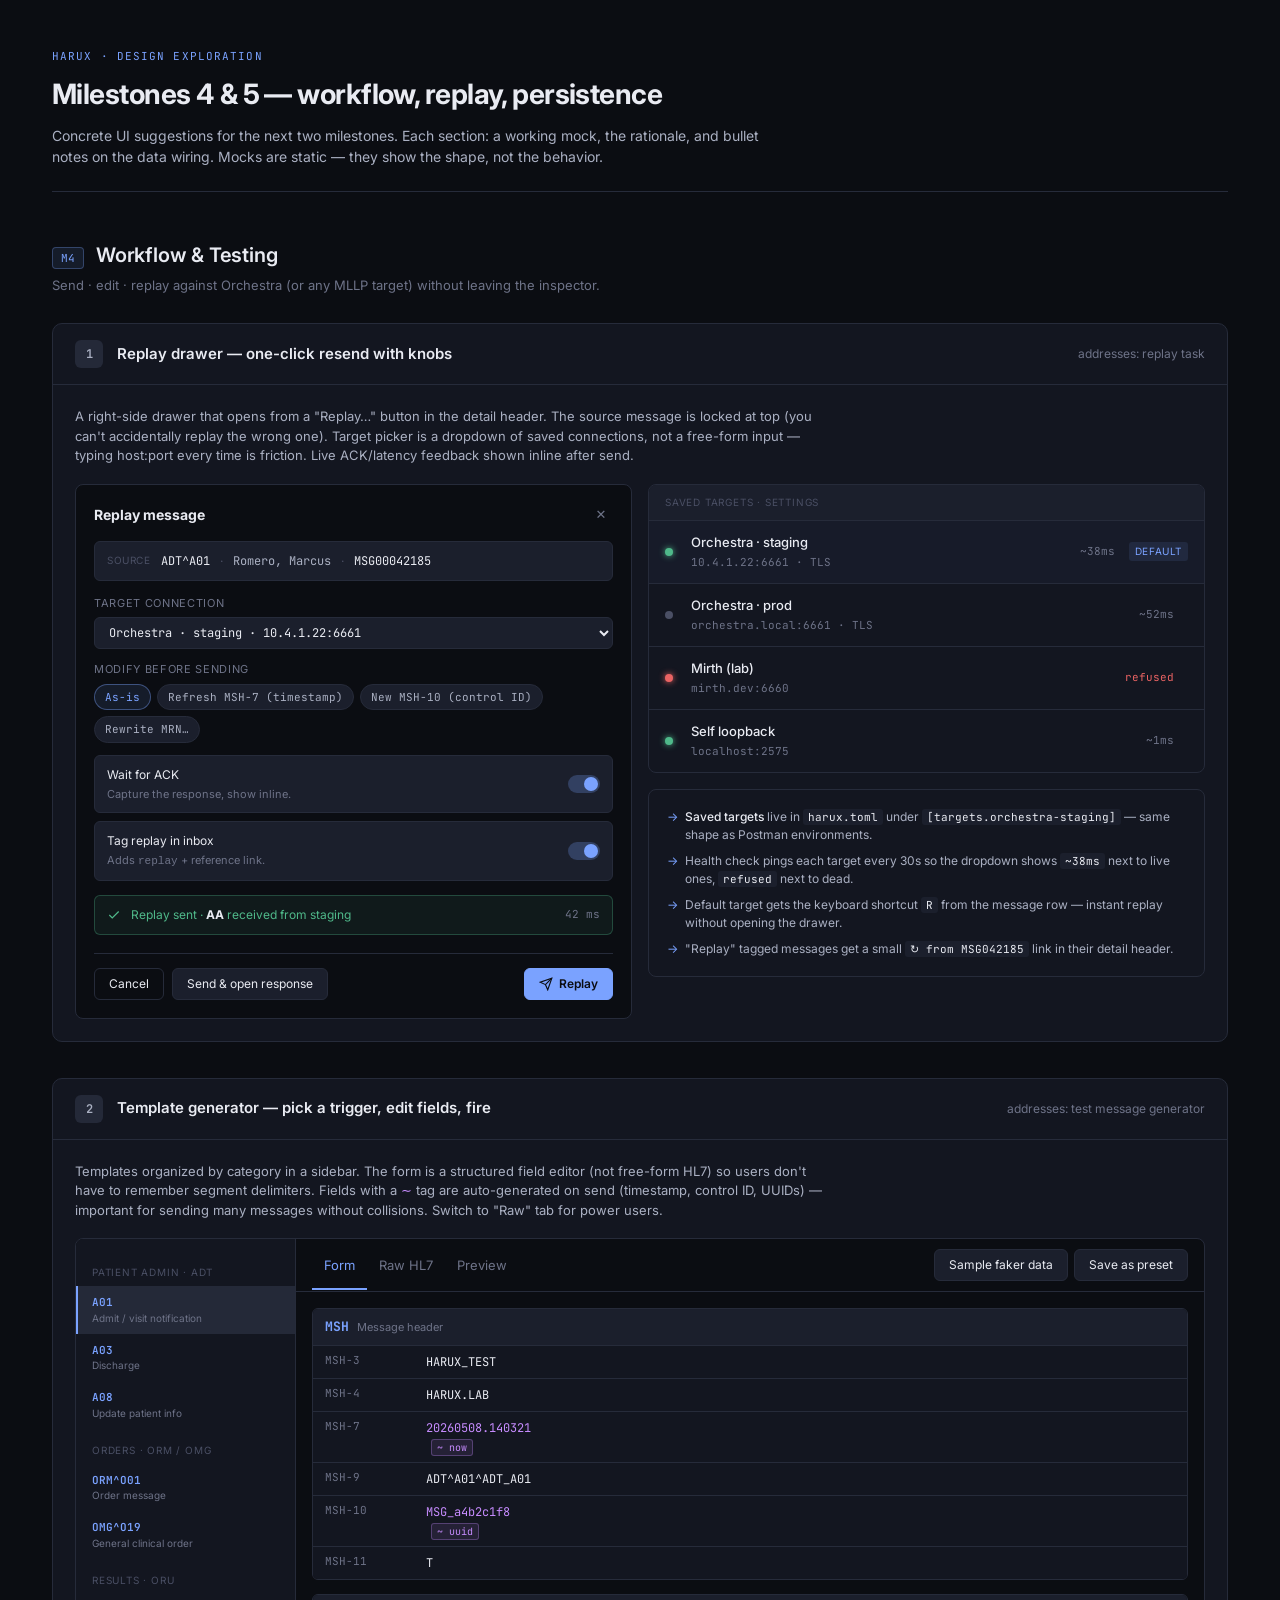
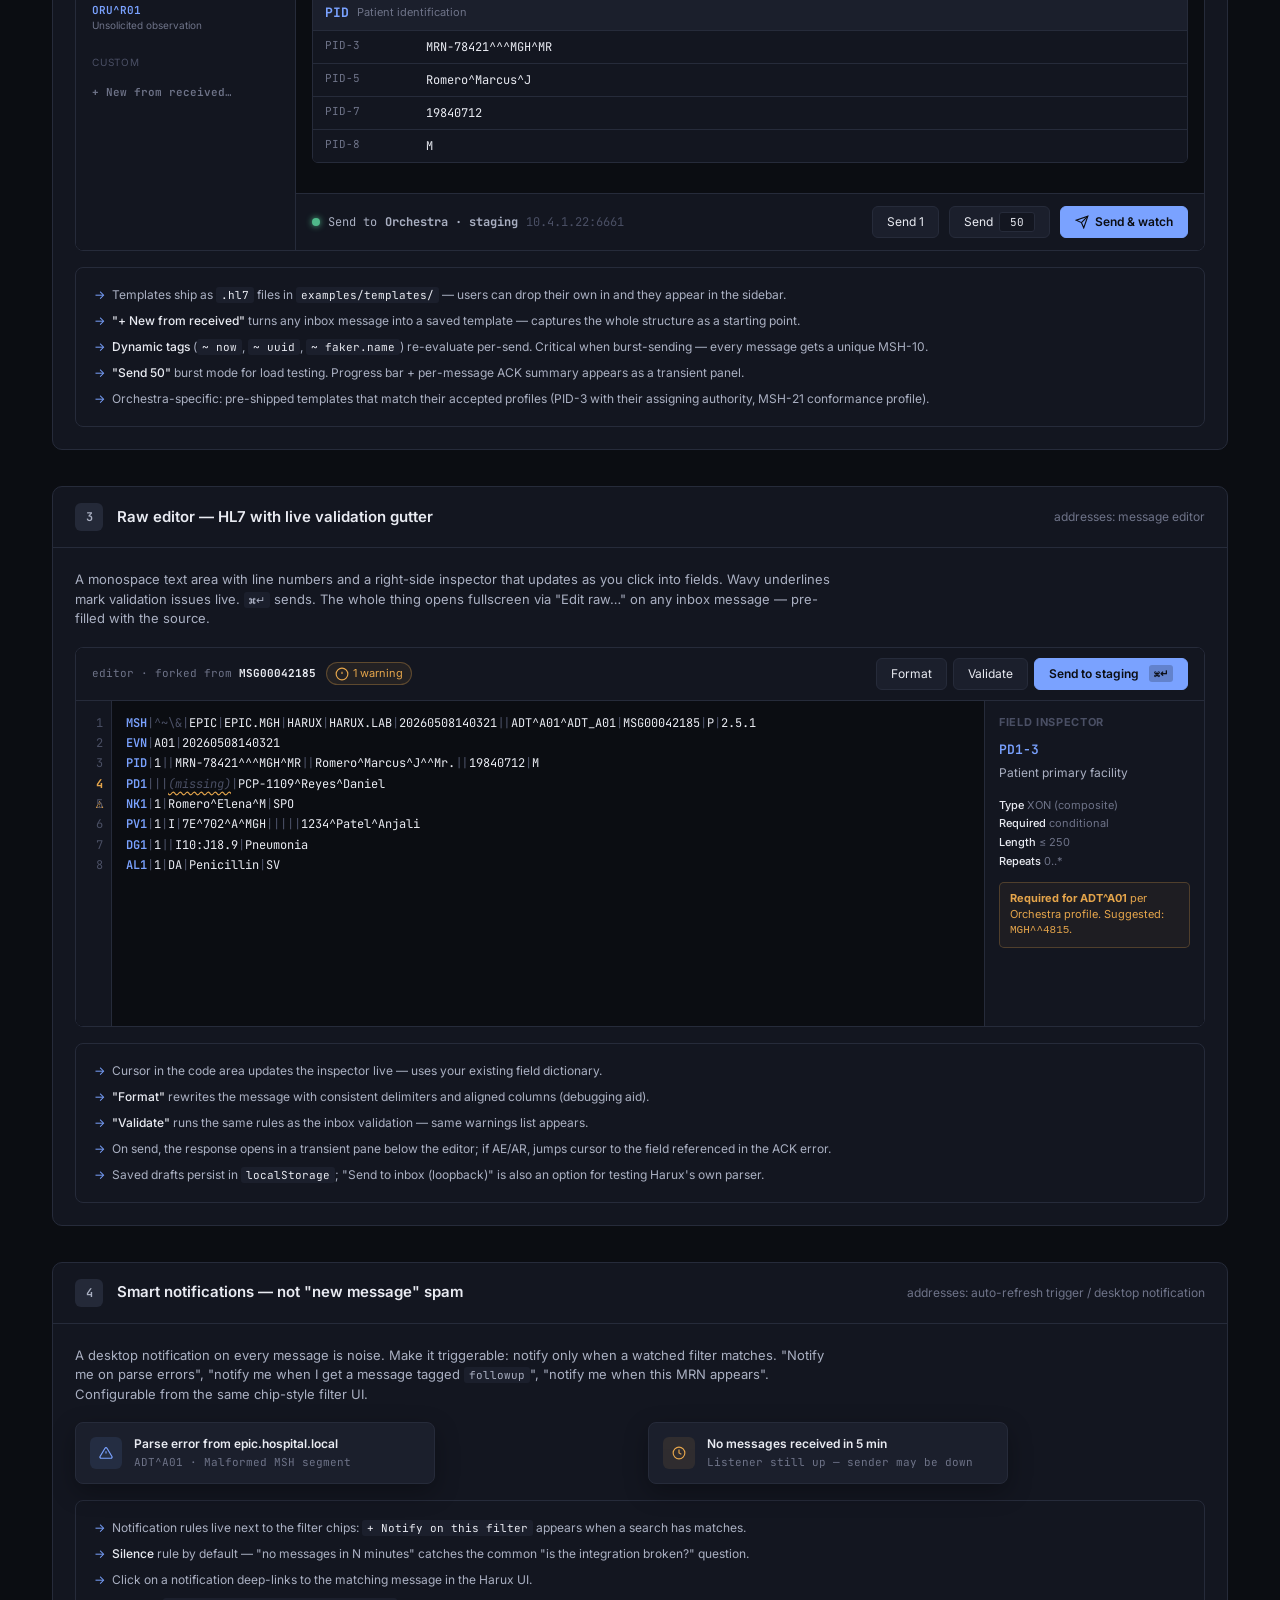
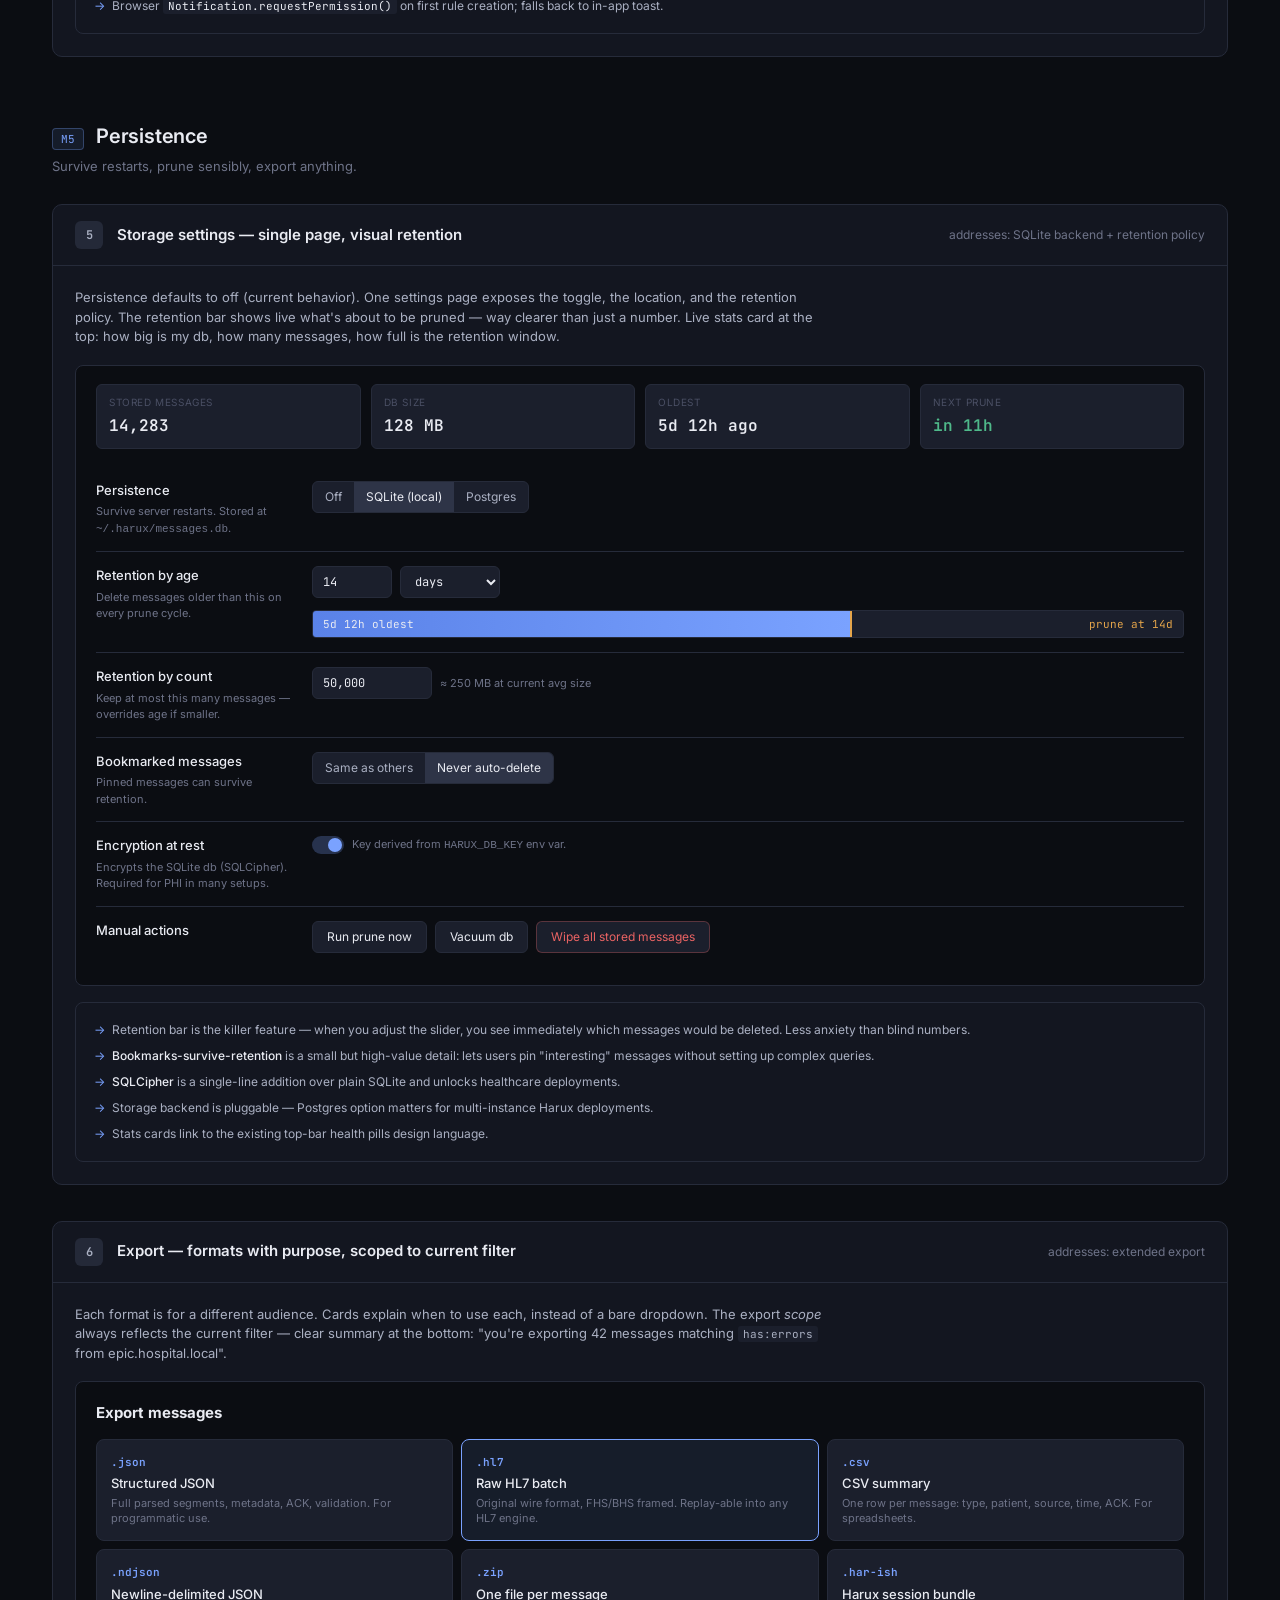
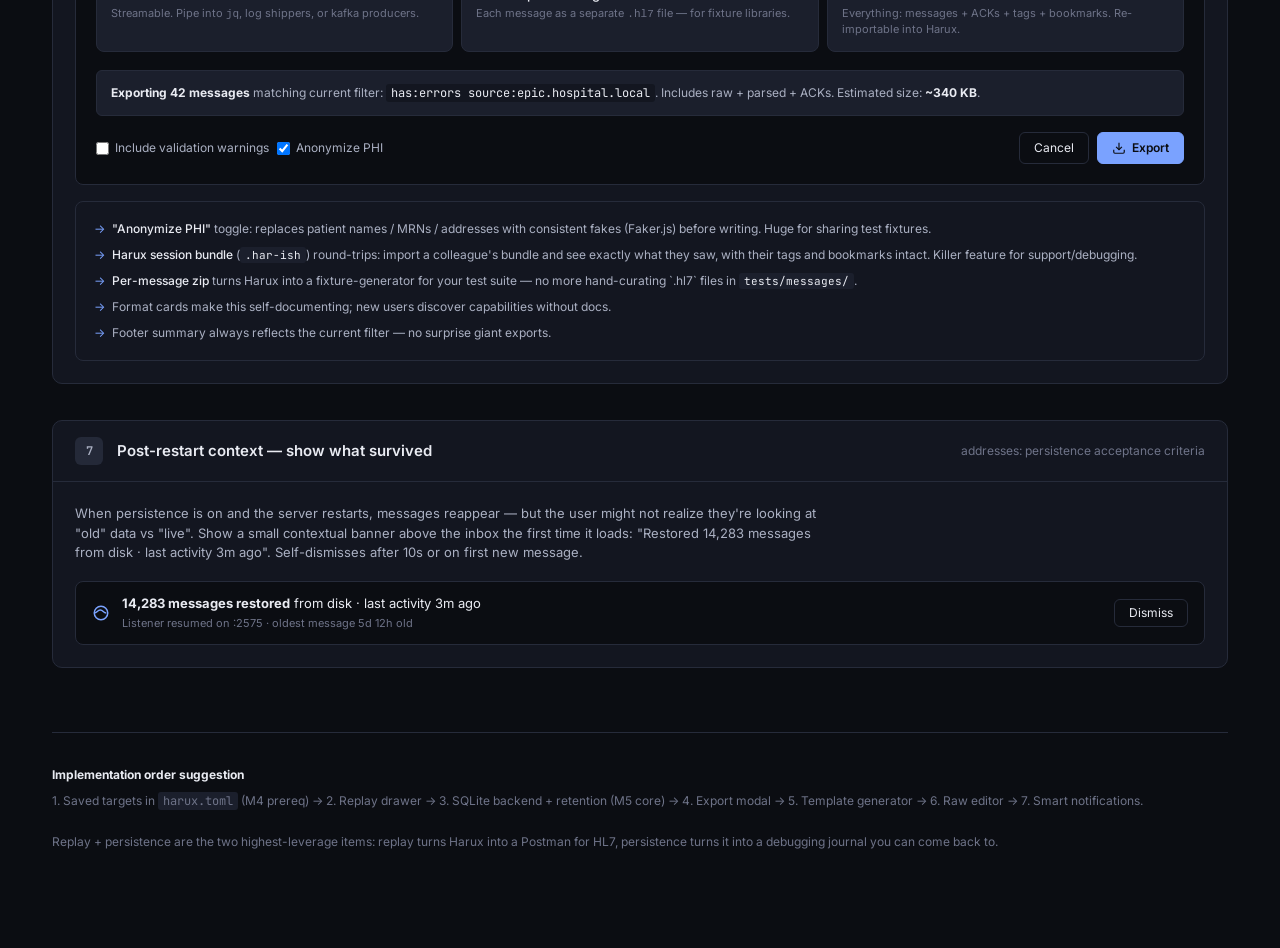
<file: harux-m4-m5-suggestions.html>
<!DOCTYPE html>
<html lang="en">
<head>
<meta charset="UTF-8">
<meta name="viewport" content="width=device-width, initial-scale=1.0">
<title>Harux — Milestone 4 & 5 design suggestions</title>
<link rel="preconnect" href="https://fonts.googleapis.com">
<link rel="preconnect" href="https://fonts.gstatic.com" crossorigin>
<link href="https://fonts.googleapis.com/css2?family=JetBrains+Mono:wght@400;500;600&family=Inter:wght@400;500;600;700&display=swap" rel="stylesheet">
<style>
  :root {
    --bg-0: #0b0d12;
    --bg-1: #131620;
    --bg-2: #1b1f2c;
    --bg-3: #242938;
    --bg-4: #2e3447;
    --line: #262b3a;
    --line-strong: #343a4f;
    --fg-0: #e9ebf2;
    --fg-1: #aab0c2;
    --fg-2: #6e7388;
    --fg-3: #4a4f64;
    --accent: #7aa2ff;
    --accent-2: #5a82e8;
    --accent-bg: rgba(122,162,255,0.10);
    --ok: #4fb98a;
    --warn: #e5a54b;
    --err: #ea6363;
    --info: #6cc6e0;
    --purple: #c78cff;
    --mono: 'JetBrains Mono', ui-monospace, monospace;
    --sans: 'Inter', system-ui, sans-serif;
    --radius: 8px;
  }
  * { margin:0; padding:0; box-sizing:border-box; }
  body {
    font-family: var(--sans);
    background: var(--bg-0);
    color: var(--fg-0);
    font-size: 13px;
    line-height: 1.5;
    -webkit-font-smoothing: antialiased;
  }
  .page {
    max-width: 1240px;
    margin: 0 auto;
    padding: 48px 32px 96px;
  }
  .header {
    margin-bottom: 48px;
    padding-bottom: 24px;
    border-bottom: 1px solid var(--line);
  }
  .eyebrow {
    font-family: var(--mono);
    font-size: 11px;
    color: var(--accent);
    letter-spacing: 0.1em;
    text-transform: uppercase;
    margin-bottom: 8px;
  }
  h1 {
    font-size: 28px;
    font-weight: 700;
    letter-spacing: -0.02em;
    margin-bottom: 10px;
  }
  .lede {
    color: var(--fg-1);
    font-size: 14px;
    max-width: 720px;
  }

  /* Section */
  .milestone {
    margin-bottom: 64px;
  }
  .milestone-head {
    display: flex;
    align-items: baseline;
    gap: 12px;
    margin-bottom: 6px;
  }
  .milestone-tag {
    font-family: var(--mono);
    font-size: 11px;
    color: var(--accent);
    background: var(--accent-bg);
    border: 1px solid rgba(122,162,255,0.3);
    padding: 2px 8px;
    border-radius: 4px;
  }
  .milestone-title { font-size: 20px; font-weight: 600; letter-spacing: -0.01em; }
  .milestone-desc { color: var(--fg-2); font-size: 13px; margin-bottom: 28px; }

  .idea {
    margin-bottom: 36px;
    border: 1px solid var(--line);
    border-radius: 10px;
    background: var(--bg-1);
    overflow: hidden;
  }
  .idea-head {
    padding: 16px 22px;
    border-bottom: 1px solid var(--line);
    display: flex;
    align-items: center;
    gap: 14px;
  }
  .idea-num {
    width: 28px; height: 28px;
    display: grid; place-items: center;
    background: var(--bg-3);
    border-radius: 6px;
    font-family: var(--mono);
    font-weight: 600;
    font-size: 12px;
    color: var(--fg-1);
    flex-shrink: 0;
  }
  .idea-title { font-size: 15px; font-weight: 600; }
  .idea-sub { color: var(--fg-2); font-size: 12px; margin-left: auto; }

  .idea-body { padding: 22px; }
  .idea-rationale {
    color: var(--fg-1);
    font-size: 13px;
    margin-bottom: 18px;
    max-width: 760px;
  }
  .idea-rationale code {
    font-family: var(--mono);
    background: var(--bg-2);
    padding: 1px 5px;
    border-radius: 3px;
    font-size: 11px;
  }

  /* Mock UI components */
  .mock {
    background: var(--bg-0);
    border: 1px solid var(--line);
    border-radius: 8px;
    overflow: hidden;
  }

  /* Mock — replay drawer */
  .replay-drawer {
    padding: 18px;
  }
  .replay-head {
    display: flex; align-items: center; justify-content: space-between;
    margin-bottom: 14px;
  }
  .replay-head h3 { font-size: 14px; }
  .replay-head .x {
    color: var(--fg-2); cursor: pointer;
    width: 24px; height: 24px;
    display: grid; place-items: center;
    border-radius: 4px;
  }
  .replay-head .x:hover { background: var(--bg-3); color: var(--fg-0); }

  .replay-source {
    background: var(--bg-2);
    border: 1px solid var(--line);
    border-radius: 6px;
    padding: 10px 12px;
    margin-bottom: 14px;
    font-size: 12px;
    display: flex;
    align-items: center;
    gap: 10px;
  }
  .replay-source .label {
    font-size: 10px;
    text-transform: uppercase;
    color: var(--fg-3);
    letter-spacing: 0.06em;
  }
  .replay-source .v { font-family: var(--mono); color: var(--fg-0); }

  .field-group { margin-bottom: 12px; }
  .field-label {
    display: block;
    font-size: 11px;
    color: var(--fg-2);
    text-transform: uppercase;
    letter-spacing: 0.06em;
    margin-bottom: 6px;
  }
  .field-input, .field-select {
    width: 100%;
    height: 32px;
    padding: 0 10px;
    background: var(--bg-2);
    border: 1px solid var(--line);
    border-radius: 6px;
    color: var(--fg-0);
    font: inherit;
    font-family: var(--mono);
    font-size: 12px;
    outline: none;
  }
  .field-input:focus, .field-select:focus { border-color: var(--accent-2); }

  .target-row {
    display: grid;
    grid-template-columns: 1fr 110px;
    gap: 8px;
  }

  .preset-pills {
    display: flex; gap: 6px; flex-wrap: wrap;
    margin-bottom: 12px;
  }
  .preset-pill {
    padding: 4px 10px;
    background: var(--bg-2);
    border: 1px solid var(--line);
    border-radius: 999px;
    font-family: var(--mono);
    font-size: 11px;
    color: var(--fg-1);
    cursor: pointer;
  }
  .preset-pill.active {
    background: var(--accent-bg);
    color: var(--accent);
    border-color: rgba(122,162,255,0.4);
  }

  .toggle-row {
    display: flex; align-items: center; justify-content: space-between;
    padding: 10px 12px;
    background: var(--bg-2);
    border: 1px solid var(--line);
    border-radius: 6px;
    margin-bottom: 8px;
    font-size: 12px;
  }
  .toggle-row .desc { color: var(--fg-2); font-size: 11px; margin-top: 2px; }
  .switch {
    width: 32px; height: 18px;
    background: var(--bg-3);
    border-radius: 999px;
    position: relative;
    cursor: pointer;
    flex-shrink: 0;
  }
  .switch::after {
    content: ''; position: absolute;
    top: 2px; left: 2px;
    width: 14px; height: 14px;
    background: var(--fg-2);
    border-radius: 50%;
    transition: all .15s;
  }
  .switch.on { background: rgba(122,162,255,0.25); }
  .switch.on::after { left: 16px; background: var(--accent); }

  .replay-footer {
    display: flex; gap: 8px;
    margin-top: 18px;
    padding-top: 14px;
    border-top: 1px solid var(--line);
  }
  .btn {
    height: 32px;
    padding: 0 14px;
    border: 1px solid var(--line);
    background: var(--bg-2);
    color: var(--fg-0);
    font: inherit;
    font-size: 12px;
    border-radius: 6px;
    cursor: pointer;
    display: inline-flex;
    align-items: center;
    gap: 6px;
  }
  .btn:hover { background: var(--bg-3); }
  .btn.primary {
    background: var(--accent);
    border-color: var(--accent);
    color: #0b0d12;
    font-weight: 600;
  }
  .btn.primary:hover { background: #8db0ff; }
  .btn.ghost { background: transparent; }
  .btn.danger { color: var(--err); border-color: rgba(234,99,99,0.3); }

  /* Result banner */
  .result-banner {
    margin-top: 14px;
    padding: 10px 12px;
    border-radius: 6px;
    font-size: 12px;
    display: flex;
    align-items: center;
    gap: 10px;
  }
  .result-banner.ok {
    background: rgba(79,185,138,0.08);
    border: 1px solid rgba(79,185,138,0.3);
    color: var(--ok);
  }
  .result-banner .latency {
    margin-left: auto;
    font-family: var(--mono);
    font-size: 11px;
    color: var(--fg-2);
  }

  /* Mock — generator */
  .generator {
    display: grid;
    grid-template-columns: 220px 1fr;
    min-height: 420px;
  }
  .gen-sidebar {
    background: var(--bg-1);
    border-right: 1px solid var(--line);
    padding: 12px 0;
  }
  .gen-section-title {
    font-size: 10px;
    text-transform: uppercase;
    letter-spacing: 0.08em;
    color: var(--fg-3);
    padding: 6px 16px;
    margin-top: 8px;
  }
  .gen-template {
    padding: 8px 16px;
    cursor: pointer;
    display: flex;
    align-items: center;
    gap: 8px;
    font-size: 12px;
    color: var(--fg-1);
  }
  .gen-template:hover { background: var(--bg-2); }
  .gen-template.active {
    background: var(--bg-3);
    color: var(--fg-0);
    border-left: 2px solid var(--accent);
    padding-left: 14px;
  }
  .gen-template .code {
    font-family: var(--mono);
    color: var(--accent);
    font-weight: 600;
    font-size: 11px;
  }
  .gen-template .desc {
    color: var(--fg-2);
    font-size: 10px;
  }

  .gen-main {
    display: grid;
    grid-template-rows: auto 1fr auto;
  }
  .gen-toolbar {
    padding: 10px 16px;
    border-bottom: 1px solid var(--line);
    display: flex;
    align-items: center;
    gap: 12px;
  }
  .gen-tabs {
    display: flex;
    gap: 0;
  }
  .gen-tab {
    padding: 6px 12px;
    font-size: 12px;
    color: var(--fg-2);
    border: none;
    background: none;
    border-bottom: 2px solid transparent;
    cursor: pointer;
    font: inherit;
    margin-bottom: -10px;
    padding-bottom: 12px;
  }
  .gen-tab.active { color: var(--accent); border-bottom-color: var(--accent); }
  .gen-tab:hover { color: var(--fg-0); }
  .gen-toolbar .right { margin-left: auto; display: flex; gap: 6px; align-items: center; }

  .gen-form {
    padding: 16px;
    overflow-y: auto;
  }
  .gen-segment-card {
    margin-bottom: 14px;
    border: 1px solid var(--line);
    border-radius: 6px;
    overflow: hidden;
  }
  .gen-seg-head {
    background: var(--bg-2);
    padding: 8px 12px;
    display: flex;
    align-items: center;
    gap: 8px;
    border-bottom: 1px solid var(--line);
  }
  .gen-seg-head .name {
    font-family: var(--mono);
    font-weight: 700;
    color: var(--accent);
  }
  .gen-seg-head .desc { color: var(--fg-2); font-size: 11px; }
  .gen-seg-fields {
    display: grid;
    grid-template-columns: 100px 1fr;
    background: var(--bg-1);
  }
  .gen-seg-fields > div {
    padding: 6px 12px;
    border-bottom: 1px solid var(--line);
    font-size: 12px;
  }
  .gen-seg-fields > div:nth-last-child(-n+2) { border-bottom: none; }
  .gen-seg-fields .k {
    font-family: var(--mono);
    color: var(--fg-2);
    font-size: 11px;
    background: var(--bg-1);
  }
  .gen-seg-fields .v {
    font-family: var(--mono);
    color: var(--fg-0);
    background: var(--bg-1);
  }
  .gen-seg-fields .v input {
    width: 100%;
    background: transparent;
    border: 1px solid transparent;
    color: var(--fg-0);
    font: inherit;
    font-family: var(--mono);
    font-size: 12px;
    padding: 2px 6px;
    border-radius: 3px;
    margin: -2px -6px;
    outline: none;
  }
  .gen-seg-fields .v input:hover { border-color: var(--line); background: var(--bg-2); }
  .gen-seg-fields .v input:focus { border-color: var(--accent-2); background: var(--bg-2); }
  .gen-seg-fields .v.dyn input { color: var(--purple); }
  .gen-seg-fields .v .dyn-tag {
    display: inline-block;
    margin-left: 6px;
    font-family: var(--mono);
    font-size: 10px;
    color: var(--purple);
    background: rgba(199,140,255,0.1);
    border: 1px solid rgba(199,140,255,0.3);
    padding: 0 5px;
    border-radius: 3px;
  }

  .gen-footer {
    padding: 12px 16px;
    background: var(--bg-1);
    border-top: 1px solid var(--line);
    display: flex;
    align-items: center;
    gap: 10px;
  }
  .gen-footer .target {
    flex: 1;
    font-family: var(--mono);
    font-size: 12px;
    color: var(--fg-1);
    display: flex;
    align-items: center;
    gap: 8px;
  }
  .gen-footer .target .dot {
    width: 8px; height: 8px; border-radius: 50%;
    background: var(--ok);
    box-shadow: 0 0 6px var(--ok);
  }

  /* Mock — editor */
  .editor-wrap {
    display: grid;
    grid-template-rows: auto 1fr auto;
    min-height: 380px;
  }
  .editor-toolbar {
    padding: 10px 16px;
    background: var(--bg-1);
    border-bottom: 1px solid var(--line);
    display: flex;
    align-items: center;
    gap: 10px;
  }
  .editor-toolbar .breadcrumb {
    font-family: var(--mono);
    font-size: 11px;
    color: var(--fg-2);
  }
  .editor-toolbar .breadcrumb b { color: var(--fg-0); }
  .editor-toolbar .right { margin-left: auto; display: flex; gap: 6px; }
  .editor-status {
    display: inline-flex;
    align-items: center;
    gap: 4px;
    font-size: 11px;
    color: var(--ok);
    padding: 2px 8px;
    background: rgba(79,185,138,0.08);
    border: 1px solid rgba(79,185,138,0.3);
    border-radius: 999px;
  }
  .editor-status.warn {
    color: var(--warn);
    background: rgba(229,165,75,0.08);
    border-color: rgba(229,165,75,0.3);
  }

  .editor-body {
    display: grid;
    grid-template-columns: 36px 1fr 220px;
    background: var(--bg-0);
    font-family: var(--mono);
    font-size: 12px;
    line-height: 1.7;
  }
  .gutter {
    background: var(--bg-1);
    color: var(--fg-3);
    text-align: right;
    padding: 12px 8px;
    user-select: none;
    border-right: 1px solid var(--line);
  }
  .gutter > div { height: 1.7em; }
  .gutter .marker {
    color: var(--warn);
    font-weight: 700;
  }
  .code-area {
    padding: 12px 14px;
    overflow-x: auto;
    white-space: pre;
    color: var(--fg-0);
    position: relative;
  }
  .seg-name { color: var(--accent); font-weight: 600; }
  .sep { color: var(--fg-3); }
  .field-val { color: var(--fg-0); }
  .field-empty { color: var(--fg-3); font-style: italic; }
  .underline-warn {
    text-decoration: underline wavy var(--warn);
    text-underline-offset: 3px;
  }

  .inspector {
    background: var(--bg-1);
    border-left: 1px solid var(--line);
    padding: 12px 14px;
    font-family: var(--sans);
  }
  .inspector h4 {
    font-size: 11px;
    text-transform: uppercase;
    letter-spacing: 0.06em;
    color: var(--fg-3);
    margin-bottom: 8px;
  }
  .inspector .field-name {
    font-family: var(--mono);
    font-weight: 600;
    color: var(--accent);
    font-size: 13px;
    margin-bottom: 2px;
  }
  .inspector .field-desc {
    color: var(--fg-1);
    font-size: 12px;
    margin-bottom: 12px;
  }
  .inspector .meta {
    font-size: 11px;
    color: var(--fg-2);
    line-height: 1.7;
  }
  .inspector .meta b { color: var(--fg-0); font-weight: 500; }
  .inspector .hint {
    margin-top: 12px;
    padding: 8px 10px;
    background: rgba(229,165,75,0.05);
    border: 1px solid rgba(229,165,75,0.25);
    border-radius: 5px;
    font-size: 11px;
    color: var(--warn);
    line-height: 1.4;
  }

  /* Mock — persistence settings */
  .settings-card {
    padding: 18px 20px;
  }
  .setting-row {
    display: grid;
    grid-template-columns: 200px 1fr;
    gap: 16px;
    padding: 14px 0;
    border-bottom: 1px solid var(--line);
    align-items: start;
  }
  .setting-row:last-child { border-bottom: none; }
  .setting-row .k { font-size: 13px; color: var(--fg-0); font-weight: 500; }
  .setting-row .k .desc { color: var(--fg-2); font-size: 11px; font-weight: 400; margin-top: 3px; }
  .setting-row .v { display: flex; align-items: center; gap: 8px; flex-wrap: wrap; }

  .seg-control {
    display: inline-flex;
    background: var(--bg-2);
    border: 1px solid var(--line);
    border-radius: 6px;
    overflow: hidden;
  }
  .seg-control button {
    background: transparent;
    border: none;
    padding: 6px 12px;
    color: var(--fg-1);
    font: inherit;
    font-size: 12px;
    cursor: pointer;
  }
  .seg-control button.active { background: var(--bg-4); color: var(--fg-0); }

  .stat-strip {
    display: grid;
    grid-template-columns: repeat(4, 1fr);
    gap: 10px;
    margin-bottom: 18px;
  }
  .stat-card {
    background: var(--bg-2);
    border: 1px solid var(--line);
    border-radius: 6px;
    padding: 10px 12px;
  }
  .stat-card .l {
    font-size: 10px;
    text-transform: uppercase;
    letter-spacing: 0.06em;
    color: var(--fg-3);
    margin-bottom: 4px;
  }
  .stat-card .v {
    font-family: var(--mono);
    font-size: 16px;
    font-weight: 600;
    color: var(--fg-0);
  }
  .stat-card .v.ok { color: var(--ok); }
  .stat-card .v.warn { color: var(--warn); }

  .retention-viz {
    height: 28px;
    background: var(--bg-2);
    border: 1px solid var(--line);
    border-radius: 4px;
    overflow: hidden;
    position: relative;
    margin-top: 8px;
  }
  .retention-viz .filled {
    height: 100%;
    width: 62%;
    background: linear-gradient(90deg, var(--accent-2), var(--accent));
    border-right: 2px solid var(--warn);
  }
  .retention-viz .label {
    position: absolute;
    inset: 0;
    display: flex;
    align-items: center;
    padding: 0 10px;
    font-family: var(--mono);
    font-size: 11px;
    color: var(--fg-0);
    justify-content: space-between;
  }

  /* Export modal */
  .export-modal {
    padding: 20px;
  }
  .export-options {
    display: grid;
    grid-template-columns: repeat(3, 1fr);
    gap: 8px;
    margin-bottom: 18px;
  }
  .export-opt {
    padding: 14px;
    background: var(--bg-2);
    border: 1px solid var(--line);
    border-radius: 8px;
    cursor: pointer;
    text-align: left;
    transition: all .12s;
  }
  .export-opt:hover { border-color: var(--line-strong); }
  .export-opt.selected {
    border-color: var(--accent);
    background: var(--accent-bg);
  }
  .export-opt .ext {
    font-family: var(--mono);
    font-size: 11px;
    color: var(--accent);
    margin-bottom: 4px;
    font-weight: 600;
  }
  .export-opt .name { font-size: 13px; font-weight: 500; margin-bottom: 2px; }
  .export-opt .desc { font-size: 11px; color: var(--fg-2); line-height: 1.4; }

  .export-summary {
    background: var(--bg-2);
    border: 1px solid var(--line);
    border-radius: 6px;
    padding: 12px 14px;
    font-size: 12px;
    color: var(--fg-1);
    line-height: 1.6;
  }
  .export-summary code {
    font-family: var(--mono);
    color: var(--fg-0);
    background: var(--bg-1);
    padding: 1px 5px;
    border-radius: 3px;
  }

  /* Connection picker */
  .conn-list {
    background: var(--bg-1);
    border: 1px solid var(--line);
    border-radius: 8px;
    overflow: hidden;
  }
  .conn-row {
    display: grid;
    grid-template-columns: 12px 1fr auto auto;
    gap: 14px;
    padding: 12px 16px;
    align-items: center;
    border-bottom: 1px solid var(--line);
    cursor: pointer;
  }
  .conn-row:last-child { border-bottom: none; }
  .conn-row:hover { background: var(--bg-2); }
  .conn-row.default { background: rgba(122,162,255,0.04); }
  .conn-row .light {
    width: 8px; height: 8px;
    border-radius: 50%;
  }
  .conn-row .light.ok { background: var(--ok); box-shadow: 0 0 6px var(--ok); }
  .conn-row .light.idle { background: var(--fg-3); }
  .conn-row .light.err { background: var(--err); box-shadow: 0 0 6px var(--err); }
  .conn-row .meta {
    display: flex; flex-direction: column;
  }
  .conn-row .name { font-weight: 500; font-size: 13px; }
  .conn-row .addr {
    font-family: var(--mono);
    font-size: 11px;
    color: var(--fg-2);
    margin-top: 2px;
  }
  .conn-row .latency {
    font-family: var(--mono);
    font-size: 11px;
    color: var(--fg-2);
  }
  .conn-row .badge {
    font-size: 10px;
    text-transform: uppercase;
    letter-spacing: 0.06em;
    color: var(--accent);
    background: var(--accent-bg);
    padding: 2px 6px;
    border-radius: 3px;
  }

  /* Notification banner */
  .notif-mock {
    display: flex;
    align-items: center;
    gap: 12px;
    padding: 12px 14px;
    background: var(--bg-2);
    border: 1px solid var(--line);
    border-radius: 8px;
    box-shadow: 0 8px 24px rgba(0,0,0,0.3);
    max-width: 360px;
  }
  .notif-mock .icon {
    width: 32px; height: 32px;
    border-radius: 6px;
    background: var(--accent-bg);
    display: grid; place-items: center;
    color: var(--accent);
    flex-shrink: 0;
  }
  .notif-mock .body { flex: 1; min-width: 0; }
  .notif-mock .title { font-size: 12px; font-weight: 600; margin-bottom: 1px; }
  .notif-mock .sub { font-size: 11px; color: var(--fg-2); font-family: var(--mono); }

  /* Annotations */
  .annotations {
    background: var(--bg-1);
    border: 1px solid var(--line);
    border-radius: 8px;
    padding: 14px 18px;
    margin-top: 16px;
  }
  .annotations ul { list-style: none; }
  .annotations li {
    font-size: 12px;
    color: var(--fg-1);
    padding: 4px 0 4px 18px;
    position: relative;
  }
  .annotations li::before {
    content: '→';
    position: absolute;
    left: 0;
    color: var(--accent);
  }
  .annotations li b { color: var(--fg-0); font-weight: 500; }
  .annotations li code {
    font-family: var(--mono);
    font-size: 11px;
    color: var(--fg-0);
    background: var(--bg-2);
    padding: 1px 5px;
    border-radius: 3px;
  }

  .icon-i { width: 14px; height: 14px; flex-shrink: 0; }

  .twocol {
    display: grid;
    grid-template-columns: 1fr 1fr;
    gap: 16px;
  }
  @media (max-width: 980px) {
    .twocol { grid-template-columns: 1fr; }
    .generator { grid-template-columns: 1fr; }
    .editor-body { grid-template-columns: 30px 1fr; }
    .editor-body .inspector { display: none; }
  }
</style>
</head>
<body>

<div class="page">

  <div class="header">
    <div class="eyebrow">Harux · design exploration</div>
    <h1>Milestones 4 & 5 — workflow, replay, persistence</h1>
    <p class="lede">Concrete UI suggestions for the next two milestones. Each section: a working mock, the rationale, and bullet notes on the data wiring. Mocks are static — they show the shape, not the behavior.</p>
  </div>

  <!-- ─── M4 ─────────────────────────────────────────────────────── -->
  <div class="milestone">
    <div class="milestone-head">
      <span class="milestone-tag">M4</span>
      <span class="milestone-title">Workflow & Testing</span>
    </div>
    <div class="milestone-desc">Send · edit · replay against Orchestra (or any MLLP target) without leaving the inspector.</div>

    <!-- Idea 1: Replay drawer -->
    <div class="idea">
      <div class="idea-head">
        <div class="idea-num">1</div>
        <div class="idea-title">Replay drawer — one-click resend with knobs</div>
        <div class="idea-sub">addresses: replay task</div>
      </div>
      <div class="idea-body">
        <div class="idea-rationale">
          A right-side drawer that opens from a "Replay…" button in the detail header. The source message is locked at top (you can't accidentally replay the wrong one). Target picker is a dropdown of saved connections, not a free-form input — typing host:port every time is friction. Live ACK/latency feedback shown inline after send.
        </div>

        <div class="twocol">
          <div class="mock replay-drawer">
            <div class="replay-head">
              <h3>Replay message</h3>
              <div class="x">✕</div>
            </div>

            <div class="replay-source">
              <span class="label">source</span>
              <span class="v">ADT^A01</span>
              <span style="color:var(--fg-3)">·</span>
              <span class="v" style="color:var(--fg-1)">Romero, Marcus</span>
              <span style="color:var(--fg-3)">·</span>
              <span class="v">MSG00042185</span>
            </div>

            <div class="field-group">
              <label class="field-label">Target connection</label>
              <select class="field-select">
                <option>Orchestra · staging · 10.4.1.22:6661</option>
                <option>Orchestra · prod · orchestra.local:6661</option>
                <option>localhost:2575 (self)</option>
                <option>+ Add new target…</option>
              </select>
            </div>

            <div class="field-group">
              <label class="field-label">Modify before sending</label>
              <div class="preset-pills">
                <span class="preset-pill active">As-is</span>
                <span class="preset-pill">Refresh MSH-7 (timestamp)</span>
                <span class="preset-pill">New MSH-10 (control ID)</span>
                <span class="preset-pill">Rewrite MRN…</span>
              </div>
            </div>

            <div class="toggle-row">
              <div>
                <div>Wait for ACK</div>
                <div class="desc">Capture the response, show inline.</div>
              </div>
              <div class="switch on"></div>
            </div>
            <div class="toggle-row">
              <div>
                <div>Tag replay in inbox</div>
                <div class="desc">Adds <code>replay</code> + reference link.</div>
              </div>
              <div class="switch on"></div>
            </div>

            <div class="result-banner ok">
              <svg class="icon-i" viewBox="0 0 24 24" fill="none" stroke="currentColor" stroke-width="2"><path d="M20 6L9 17l-5-5"/></svg>
              <span>Replay sent · <strong style="color:var(--fg-0)">AA</strong> received from staging</span>
              <span class="latency">42 ms</span>
            </div>

            <div class="replay-footer">
              <button class="btn ghost">Cancel</button>
              <button class="btn">Send & open response</button>
              <button class="btn primary" style="margin-left:auto">
                <svg class="icon-i" viewBox="0 0 24 24" fill="none" stroke="currentColor" stroke-width="2"><polyline points="22 2 11 13"/><polygon points="22 2 15 22 11 13 2 9 22 2"/></svg>
                Replay
              </button>
            </div>
          </div>

          <div>
            <div class="conn-list">
              <div style="padding:10px 16px; font-size:10px; text-transform:uppercase; letter-spacing:0.08em; color:var(--fg-3); border-bottom:1px solid var(--line); background:var(--bg-2)">Saved targets · settings</div>
              <div class="conn-row default">
                <span class="light ok"></span>
                <div class="meta">
                  <span class="name">Orchestra · staging</span>
                  <span class="addr">10.4.1.22:6661 · TLS</span>
                </div>
                <span class="latency">~38ms</span>
                <span class="badge">default</span>
              </div>
              <div class="conn-row">
                <span class="light idle"></span>
                <div class="meta">
                  <span class="name">Orchestra · prod</span>
                  <span class="addr">orchestra.local:6661 · TLS</span>
                </div>
                <span class="latency">~52ms</span>
                <span></span>
              </div>
              <div class="conn-row">
                <span class="light err"></span>
                <div class="meta">
                  <span class="name">Mirth (lab)</span>
                  <span class="addr">mirth.dev:6660</span>
                </div>
                <span class="latency" style="color:var(--err)">refused</span>
                <span></span>
              </div>
              <div class="conn-row">
                <span class="light ok"></span>
                <div class="meta">
                  <span class="name">Self loopback</span>
                  <span class="addr">localhost:2575</span>
                </div>
                <span class="latency">~1ms</span>
                <span></span>
              </div>
            </div>
            <div class="annotations">
              <ul>
                <li><b>Saved targets</b> live in <code>harux.toml</code> under <code>[targets.orchestra-staging]</code> — same shape as Postman environments.</li>
                <li>Health check pings each target every 30s so the dropdown shows <code>~38ms</code> next to live ones, <code>refused</code> next to dead.</li>
                <li>Default target gets the keyboard shortcut <code>R</code> from the message row — instant replay without opening the drawer.</li>
                <li>"Replay" tagged messages get a small <code>↻ from MSG042185</code> link in their detail header.</li>
              </ul>
            </div>
          </div>
        </div>
      </div>
    </div>

    <!-- Idea 2: Test message generator -->
    <div class="idea">
      <div class="idea-head">
        <div class="idea-num">2</div>
        <div class="idea-title">Template generator — pick a trigger, edit fields, fire</div>
        <div class="idea-sub">addresses: test message generator</div>
      </div>
      <div class="idea-body">
        <div class="idea-rationale">
          Templates organized by category in a sidebar. The form is a structured field editor (not free-form HL7) so users don't have to remember segment delimiters. Fields with a <span style="color:var(--purple)">∼</span> tag are auto-generated on send (timestamp, control ID, UUIDs) — important for sending many messages without collisions. Switch to "Raw" tab for power users.
        </div>

        <div class="mock generator">
          <div class="gen-sidebar">
            <div class="gen-section-title">Patient admin · ADT</div>
            <div class="gen-template active">
              <div>
                <div class="code">A01</div>
                <div class="desc">Admit / visit notification</div>
              </div>
            </div>
            <div class="gen-template">
              <div>
                <div class="code">A03</div>
                <div class="desc">Discharge</div>
              </div>
            </div>
            <div class="gen-template">
              <div>
                <div class="code">A08</div>
                <div class="desc">Update patient info</div>
              </div>
            </div>
            <div class="gen-section-title">Orders · ORM / OMG</div>
            <div class="gen-template">
              <div>
                <div class="code">ORM^O01</div>
                <div class="desc">Order message</div>
              </div>
            </div>
            <div class="gen-template">
              <div>
                <div class="code">OMG^O19</div>
                <div class="desc">General clinical order</div>
              </div>
            </div>
            <div class="gen-section-title">Results · ORU</div>
            <div class="gen-template">
              <div>
                <div class="code">ORU^R01</div>
                <div class="desc">Unsolicited observation</div>
              </div>
            </div>
            <div class="gen-section-title">Custom</div>
            <div class="gen-template" style="color:var(--fg-2)">
              <div>
                <div class="code" style="color:var(--fg-2)">+ New from received…</div>
              </div>
            </div>
          </div>

          <div class="gen-main">
            <div class="gen-toolbar">
              <div class="gen-tabs">
                <button class="gen-tab active">Form</button>
                <button class="gen-tab">Raw HL7</button>
                <button class="gen-tab">Preview</button>
              </div>
              <div class="right">
                <button class="btn">Sample faker data</button>
                <button class="btn">Save as preset</button>
              </div>
            </div>

            <div class="gen-form">
              <div class="gen-segment-card">
                <div class="gen-seg-head">
                  <span class="name">MSH</span>
                  <span class="desc">Message header</span>
                </div>
                <div class="gen-seg-fields">
                  <div class="k">MSH-3</div>
                  <div class="v"><input value="HARUX_TEST" /></div>
                  <div class="k">MSH-4</div>
                  <div class="v"><input value="HARUX.LAB" /></div>
                  <div class="k">MSH-7</div>
                  <div class="v dyn"><input value="20260508.140321" /><span class="dyn-tag">∼ now</span></div>
                  <div class="k">MSH-9</div>
                  <div class="v"><input value="ADT^A01^ADT_A01" /></div>
                  <div class="k">MSH-10</div>
                  <div class="v dyn"><input value="MSG_a4b2c1f8" /><span class="dyn-tag">∼ uuid</span></div>
                  <div class="k">MSH-11</div>
                  <div class="v"><input value="T" /></div>
                </div>
              </div>

              <div class="gen-segment-card">
                <div class="gen-seg-head">
                  <span class="name">PID</span>
                  <span class="desc">Patient identification</span>
                </div>
                <div class="gen-seg-fields">
                  <div class="k">PID-3</div>
                  <div class="v"><input value="MRN-78421^^^MGH^MR" /></div>
                  <div class="k">PID-5</div>
                  <div class="v"><input value="Romero^Marcus^J" /></div>
                  <div class="k">PID-7</div>
                  <div class="v"><input value="19840712" /></div>
                  <div class="k">PID-8</div>
                  <div class="v"><input value="M" /></div>
                </div>
              </div>
            </div>

            <div class="gen-footer">
              <span class="target">
                <span class="dot"></span>
                Send to <strong>Orchestra · staging</strong>
                <span style="color:var(--fg-3)">10.4.1.22:6661</span>
              </span>
              <button class="btn">Send 1</button>
              <button class="btn">Send <input style="width:36px; height:20px; background:var(--bg-1); border:1px solid var(--line); color:var(--fg-0); font:inherit; font-family:var(--mono); font-size:11px; padding:0 4px; border-radius:3px; outline:none; text-align:center" value="50" /></button>
              <button class="btn primary">
                <svg class="icon-i" viewBox="0 0 24 24" fill="none" stroke="currentColor" stroke-width="2"><polyline points="22 2 11 13"/><polygon points="22 2 15 22 11 13 2 9 22 2"/></svg>
                Send & watch
              </button>
            </div>
          </div>
        </div>

        <div class="annotations">
          <ul>
            <li>Templates ship as <code>.hl7</code> files in <code>examples/templates/</code> — users can drop their own in and they appear in the sidebar.</li>
            <li><b>"+ New from received"</b> turns any inbox message into a saved template — captures the whole structure as a starting point.</li>
            <li><b>Dynamic tags</b> (<code>∼ now</code>, <code>∼ uuid</code>, <code>∼ faker.name</code>) re-evaluate per-send. Critical when burst-sending — every message gets a unique MSH-10.</li>
            <li><b>"Send 50"</b> burst mode for load testing. Progress bar + per-message ACK summary appears as a transient panel.</li>
            <li>Orchestra-specific: pre-shipped templates that match their accepted profiles (PID-3 with their assigning authority, MSH-21 conformance profile).</li>
          </ul>
        </div>
      </div>
    </div>

    <!-- Idea 3: Raw editor -->
    <div class="idea">
      <div class="idea-head">
        <div class="idea-num">3</div>
        <div class="idea-title">Raw editor — HL7 with live validation gutter</div>
        <div class="idea-sub">addresses: message editor</div>
      </div>
      <div class="idea-body">
        <div class="idea-rationale">
          A monospace text area with line numbers and a right-side inspector that updates as you click into fields. Wavy underlines mark validation issues live. <code>⌘↵</code> sends. The whole thing opens fullscreen via "Edit raw…" on any inbox message — pre-filled with the source.
        </div>

        <div class="mock editor-wrap">
          <div class="editor-toolbar">
            <span class="breadcrumb">editor · forked from <b>MSG00042185</b></span>
            <span class="editor-status warn">
              <svg class="icon-i" viewBox="0 0 24 24" fill="none" stroke="currentColor" stroke-width="2"><circle cx="12" cy="12" r="10"/><line x1="12" y1="8" x2="12" y2="12"/><line x1="12" y1="16" x2="12.01" y2="16"/></svg>
              1 warning
            </span>
            <div class="right">
              <button class="btn">Format</button>
              <button class="btn">Validate</button>
              <button class="btn primary">
                Send to staging
                <span style="font-family:var(--mono); font-size:10px; background:rgba(0,0,0,0.2); padding:1px 5px; border-radius:3px; margin-left:4px">⌘↵</span>
              </button>
            </div>
          </div>

          <div class="editor-body">
            <div class="gutter">
              <div>1</div>
              <div>2</div>
              <div>3</div>
              <div class="marker">4 ⚠</div>
              <div>5</div>
              <div>6</div>
              <div>7</div>
              <div>8</div>
            </div>
            <div class="code-area"><span class="seg-name">MSH</span><span class="sep">|^~\&|</span>EPIC<span class="sep">|</span>EPIC.MGH<span class="sep">|</span>HARUX<span class="sep">|</span>HARUX.LAB<span class="sep">|</span>20260508140321<span class="sep">||</span>ADT^A01^ADT_A01<span class="sep">|</span>MSG00042185<span class="sep">|</span>P<span class="sep">|</span>2.5.1
<span class="seg-name">EVN</span><span class="sep">|</span>A01<span class="sep">|</span>20260508140321
<span class="seg-name">PID</span><span class="sep">|</span>1<span class="sep">||</span>MRN-78421^^^MGH^MR<span class="sep">||</span>Romero^Marcus^J^^Mr.<span class="sep">||</span>19840712<span class="sep">|</span>M
<span class="seg-name">PD1</span><span class="sep">|||</span><span class="underline-warn"><span class="field-empty">(missing)</span></span><span class="sep">|</span>PCP-1109^Reyes^Daniel
<span class="seg-name">NK1</span><span class="sep">|</span>1<span class="sep">|</span>Romero^Elena^M<span class="sep">|</span>SPO
<span class="seg-name">PV1</span><span class="sep">|</span>1<span class="sep">|</span>I<span class="sep">|</span>7E^702^A^MGH<span class="sep">|||||</span>1234^Patel^Anjali
<span class="seg-name">DG1</span><span class="sep">|</span>1<span class="sep">||</span>I10:J18.9<span class="sep">|</span>Pneumonia
<span class="seg-name">AL1</span><span class="sep">|</span>1<span class="sep">|</span>DA<span class="sep">|</span>Penicillin<span class="sep">|</span>SV</div>

            <div class="inspector">
              <h4>Field inspector</h4>
              <div class="field-name">PD1-3</div>
              <div class="field-desc">Patient primary facility</div>
              <div class="meta">
                <div><b>Type</b> XON (composite)</div>
                <div><b>Required</b> conditional</div>
                <div><b>Length</b> ≤ 250</div>
                <div><b>Repeats</b> 0..*</div>
              </div>
              <div class="hint">
                <strong>Required for ADT^A01</strong> per Orchestra profile. Suggested: <code>MGH^^4815</code>.
              </div>
            </div>
          </div>
        </div>

        <div class="annotations">
          <ul>
            <li>Cursor in the code area updates the inspector live — uses your existing field dictionary.</li>
            <li><b>"Format"</b> rewrites the message with consistent delimiters and aligned columns (debugging aid).</li>
            <li><b>"Validate"</b> runs the same rules as the inbox validation — same warnings list appears.</li>
            <li>On send, the response opens in a transient pane below the editor; if AE/AR, jumps cursor to the field referenced in the ACK error.</li>
            <li>Saved drafts persist in <code>localStorage</code>; "Send to inbox (loopback)" is also an option for testing Harux's own parser.</li>
          </ul>
        </div>
      </div>
    </div>

    <!-- Idea 4: Notifications -->
    <div class="idea">
      <div class="idea-head">
        <div class="idea-num">4</div>
        <div class="idea-title">Smart notifications — not "new message" spam</div>
        <div class="idea-sub">addresses: auto-refresh trigger / desktop notification</div>
      </div>
      <div class="idea-body">
        <div class="idea-rationale">
          A desktop notification on every message is noise. Make it triggerable: notify only when a watched filter matches. "Notify me on parse errors", "notify me when I get a message tagged <code>followup</code>", "notify me when this MRN appears". Configurable from the same chip-style filter UI.
        </div>

        <div class="twocol">
          <div class="notif-mock">
            <div class="icon">
              <svg class="icon-i" viewBox="0 0 24 24" fill="none" stroke="currentColor" stroke-width="2"><path d="M10.3 3.86L1.82 18a2 2 0 001.71 3h16.94a2 2 0 001.71-3L13.7 3.86a2 2 0 00-3.4 0z"/><line x1="12" y1="9" x2="12" y2="13"/></svg>
            </div>
            <div class="body">
              <div class="title">Parse error from epic.hospital.local</div>
              <div class="sub">ADT^A01 · Malformed MSH segment</div>
            </div>
          </div>

          <div class="notif-mock">
            <div class="icon" style="background:rgba(229,165,75,0.1); color:var(--warn)">
              <svg class="icon-i" viewBox="0 0 24 24" fill="none" stroke="currentColor" stroke-width="2"><circle cx="12" cy="12" r="10"/><polyline points="12 6 12 12 16 14"/></svg>
            </div>
            <div class="body">
              <div class="title">No messages received in 5 min</div>
              <div class="sub">Listener still up — sender may be down</div>
            </div>
          </div>
        </div>

        <div class="annotations">
          <ul>
            <li>Notification rules live next to the filter chips: <code>+ Notify on this filter</code> appears when a search has matches.</li>
            <li><b>Silence</b> rule by default — "no messages in N minutes" catches the common "is the integration broken?" question.</li>
            <li>Click on a notification deep-links to the matching message in the Harux UI.</li>
            <li>Browser <code>Notification.requestPermission()</code> on first rule creation; falls back to in-app toast.</li>
          </ul>
        </div>
      </div>
    </div>

  </div>

  <!-- ─── M5 ─────────────────────────────────────────────────────── -->
  <div class="milestone">
    <div class="milestone-head">
      <span class="milestone-tag">M5</span>
      <span class="milestone-title">Persistence</span>
    </div>
    <div class="milestone-desc">Survive restarts, prune sensibly, export anything.</div>

    <!-- Idea 5: Persistence settings -->
    <div class="idea">
      <div class="idea-head">
        <div class="idea-num">5</div>
        <div class="idea-title">Storage settings — single page, visual retention</div>
        <div class="idea-sub">addresses: SQLite backend + retention policy</div>
      </div>
      <div class="idea-body">
        <div class="idea-rationale">
          Persistence defaults to off (current behavior). One settings page exposes the toggle, the location, and the retention policy. The retention bar shows live what's about to be pruned — way clearer than just a number. Live stats card at the top: how big is my db, how many messages, how full is the retention window.
        </div>

        <div class="mock settings-card">
          <div class="stat-strip">
            <div class="stat-card">
              <div class="l">stored messages</div>
              <div class="v">14,283</div>
            </div>
            <div class="stat-card">
              <div class="l">db size</div>
              <div class="v">128 MB</div>
            </div>
            <div class="stat-card">
              <div class="l">oldest</div>
              <div class="v">5d 12h ago</div>
            </div>
            <div class="stat-card">
              <div class="l">next prune</div>
              <div class="v ok">in 11h</div>
            </div>
          </div>

          <div class="setting-row">
            <div class="k">
              Persistence
              <div class="desc">Survive server restarts. Stored at <code style="font-size:11px">~/.harux/messages.db</code>.</div>
            </div>
            <div class="v">
              <div class="seg-control">
                <button>Off</button>
                <button class="active">SQLite (local)</button>
                <button>Postgres</button>
              </div>
            </div>
          </div>

          <div class="setting-row">
            <div class="k">
              Retention by age
              <div class="desc">Delete messages older than this on every prune cycle.</div>
            </div>
            <div class="v" style="flex-direction:column; align-items:stretch; gap:4px;">
              <div style="display:flex; gap:8px; align-items:center;">
                <input class="field-input" style="width:80px;" value="14" />
                <select class="field-select" style="width:auto; min-width:100px;">
                  <option>days</option>
                  <option>hours</option>
                  <option>weeks</option>
                </select>
              </div>
              <div class="retention-viz">
                <div class="filled"></div>
                <div class="label">
                  <span>5d 12h oldest</span>
                  <span style="color:var(--warn)">prune at 14d</span>
                </div>
              </div>
            </div>
          </div>

          <div class="setting-row">
            <div class="k">
              Retention by count
              <div class="desc">Keep at most this many messages — overrides age if smaller.</div>
            </div>
            <div class="v">
              <input class="field-input" style="width:120px;" value="50,000" />
              <span style="color:var(--fg-2); font-size:11px">≈ 250 MB at current avg size</span>
            </div>
          </div>

          <div class="setting-row">
            <div class="k">
              Bookmarked messages
              <div class="desc">Pinned messages can survive retention.</div>
            </div>
            <div class="v">
              <div class="seg-control">
                <button>Same as others</button>
                <button class="active">Never auto-delete</button>
              </div>
            </div>
          </div>

          <div class="setting-row">
            <div class="k">
              Encryption at rest
              <div class="desc">Encrypts the SQLite db (SQLCipher). Required for PHI in many setups.</div>
            </div>
            <div class="v">
              <div class="switch on"></div>
              <span style="color:var(--fg-2); font-size:11px">Key derived from <code style="font-size:11px">HARUX_DB_KEY</code> env var.</span>
            </div>
          </div>

          <div class="setting-row">
            <div class="k">
              Manual actions
              <div class="desc"></div>
            </div>
            <div class="v">
              <button class="btn">Run prune now</button>
              <button class="btn">Vacuum db</button>
              <button class="btn danger">Wipe all stored messages</button>
            </div>
          </div>
        </div>

        <div class="annotations">
          <ul>
            <li>Retention bar is the killer feature — when you adjust the slider, you see immediately which messages would be deleted. Less anxiety than blind numbers.</li>
            <li><b>Bookmarks-survive-retention</b> is a small but high-value detail: lets users pin "interesting" messages without setting up complex queries.</li>
            <li><b>SQLCipher</b> is a single-line addition over plain SQLite and unlocks healthcare deployments.</li>
            <li>Storage backend is pluggable — Postgres option matters for multi-instance Harux deployments.</li>
            <li>Stats cards link to the existing top-bar health pills design language.</li>
          </ul>
        </div>
      </div>
    </div>

    <!-- Idea 6: Export modal -->
    <div class="idea">
      <div class="idea-head">
        <div class="idea-num">6</div>
        <div class="idea-title">Export — formats with purpose, scoped to current filter</div>
        <div class="idea-sub">addresses: extended export</div>
      </div>
      <div class="idea-body">
        <div class="idea-rationale">
          Each format is for a different audience. Cards explain when to use each, instead of a bare dropdown. The export <em>scope</em> always reflects the current filter — clear summary at the bottom: "you're exporting 42 messages matching <code>has:errors</code> from epic.hospital.local".
        </div>

        <div class="mock export-modal">
          <h3 style="font-size:15px; margin-bottom:14px;">Export messages</h3>

          <div class="export-options">
            <div class="export-opt">
              <div class="ext">.json</div>
              <div class="name">Structured JSON</div>
              <div class="desc">Full parsed segments, metadata, ACK, validation. For programmatic use.</div>
            </div>
            <div class="export-opt selected">
              <div class="ext">.hl7</div>
              <div class="name">Raw HL7 batch</div>
              <div class="desc">Original wire format, FHS/BHS framed. Replay-able into any HL7 engine.</div>
            </div>
            <div class="export-opt">
              <div class="ext">.csv</div>
              <div class="name">CSV summary</div>
              <div class="desc">One row per message: type, patient, source, time, ACK. For spreadsheets.</div>
            </div>
            <div class="export-opt">
              <div class="ext">.ndjson</div>
              <div class="name">Newline-delimited JSON</div>
              <div class="desc">Streamable. Pipe into <code>jq</code>, log shippers, or kafka producers.</div>
            </div>
            <div class="export-opt">
              <div class="ext">.zip</div>
              <div class="name">One file per message</div>
              <div class="desc">Each message as a separate <code>.hl7</code> file — for fixture libraries.</div>
            </div>
            <div class="export-opt">
              <div class="ext">.har-ish</div>
              <div class="name">Harux session bundle</div>
              <div class="desc">Everything: messages + ACKs + tags + bookmarks. Re-importable into Harux.</div>
            </div>
          </div>

          <div class="export-summary">
            <strong style="color:var(--fg-0)">Exporting 42 messages</strong> matching current filter:
            <code>has:errors source:epic.hospital.local</code>.
            Includes raw + parsed + ACKs.
            Estimated size: <strong style="color:var(--fg-0)">~340 KB</strong>.
          </div>

          <div class="replay-footer" style="margin-top: 16px; padding-top: 0; border-top: none;">
            <label style="display:flex; align-items:center; gap:6px; font-size:12px; color:var(--fg-1);">
              <input type="checkbox" /> Include validation warnings
            </label>
            <label style="display:flex; align-items:center; gap:6px; font-size:12px; color:var(--fg-1);">
              <input type="checkbox" checked /> Anonymize PHI
            </label>
            <button class="btn ghost" style="margin-left:auto">Cancel</button>
            <button class="btn primary">
              <svg class="icon-i" viewBox="0 0 24 24" fill="none" stroke="currentColor" stroke-width="2"><path d="M21 15v4a2 2 0 01-2 2H5a2 2 0 01-2-2v-4"/><polyline points="7 10 12 15 17 10"/><line x1="12" y1="15" x2="12" y2="3"/></svg>
              Export
            </button>
          </div>
        </div>

        <div class="annotations">
          <ul>
            <li><b>"Anonymize PHI"</b> toggle: replaces patient names / MRNs / addresses with consistent fakes (Faker.js) before writing. Huge for sharing test fixtures.</li>
            <li><b>Harux session bundle</b> (<code>.har-ish</code>) round-trips: import a colleague's bundle and see exactly what they saw, with their tags and bookmarks intact. Killer feature for support/debugging.</li>
            <li><b>Per-message zip</b> turns Harux into a fixture-generator for your test suite — no more hand-curating `.hl7` files in <code>tests/messages/</code>.</li>
            <li>Format cards make this self-documenting; new users discover capabilities without docs.</li>
            <li>Footer summary always reflects the current filter — no surprise giant exports.</li>
          </ul>
        </div>
      </div>
    </div>

    <!-- Idea 7: Restart banner -->
    <div class="idea">
      <div class="idea-head">
        <div class="idea-num">7</div>
        <div class="idea-title">Post-restart context — show what survived</div>
        <div class="idea-sub">addresses: persistence acceptance criteria</div>
      </div>
      <div class="idea-body">
        <div class="idea-rationale">
          When persistence is on and the server restarts, messages reappear — but the user might not realize they're looking at "old" data vs "live". Show a small contextual banner above the inbox the first time it loads: "Restored 14,283 messages from disk · last activity 3m ago". Self-dismisses after 10s or on first new message.
        </div>

        <div class="mock" style="padding:12px 16px; display:flex; align-items:center; gap:12px;">
          <svg class="icon-i" viewBox="0 0 24 24" fill="none" stroke="var(--accent)" stroke-width="2" style="width:18px; height:18px;"><path d="M21 12a9 9 0 11-18 0 9 9 0 0118 0z"/><path d="M3 12c4 0 4-4 8-4s4 4 8 4"/></svg>
          <div style="flex:1;">
            <div style="font-size:13px; color:var(--fg-0);"><strong>14,283 messages restored</strong> from disk · last activity 3m ago</div>
            <div style="font-size:11px; color:var(--fg-2); margin-top:2px;">Listener resumed on :2575 · oldest message 5d 12h old</div>
          </div>
          <button class="btn ghost" style="height:28px;">Dismiss</button>
        </div>
      </div>
    </div>

  </div>

  <!-- Footer -->
  <div style="margin-top: 64px; padding-top: 32px; border-top: 1px solid var(--line); color: var(--fg-2); font-size: 12px; line-height: 1.7;">
    <strong style="color:var(--fg-0); display:block; margin-bottom:6px;">Implementation order suggestion</strong>
    1. Saved targets in <code style="font-family:var(--mono); background:var(--bg-2); padding:1px 5px; border-radius:3px;">harux.toml</code> (M4 prereq) →
    2. Replay drawer →
    3. SQLite backend + retention (M5 core) →
    4. Export modal →
    5. Template generator →
    6. Raw editor →
    7. Smart notifications.
    <br><br>
    Replay + persistence are the two highest-leverage items: replay turns Harux into a Postman for HL7, persistence turns it into a debugging journal you can come back to.
  </div>

</div>

</body>
</html>
</file>
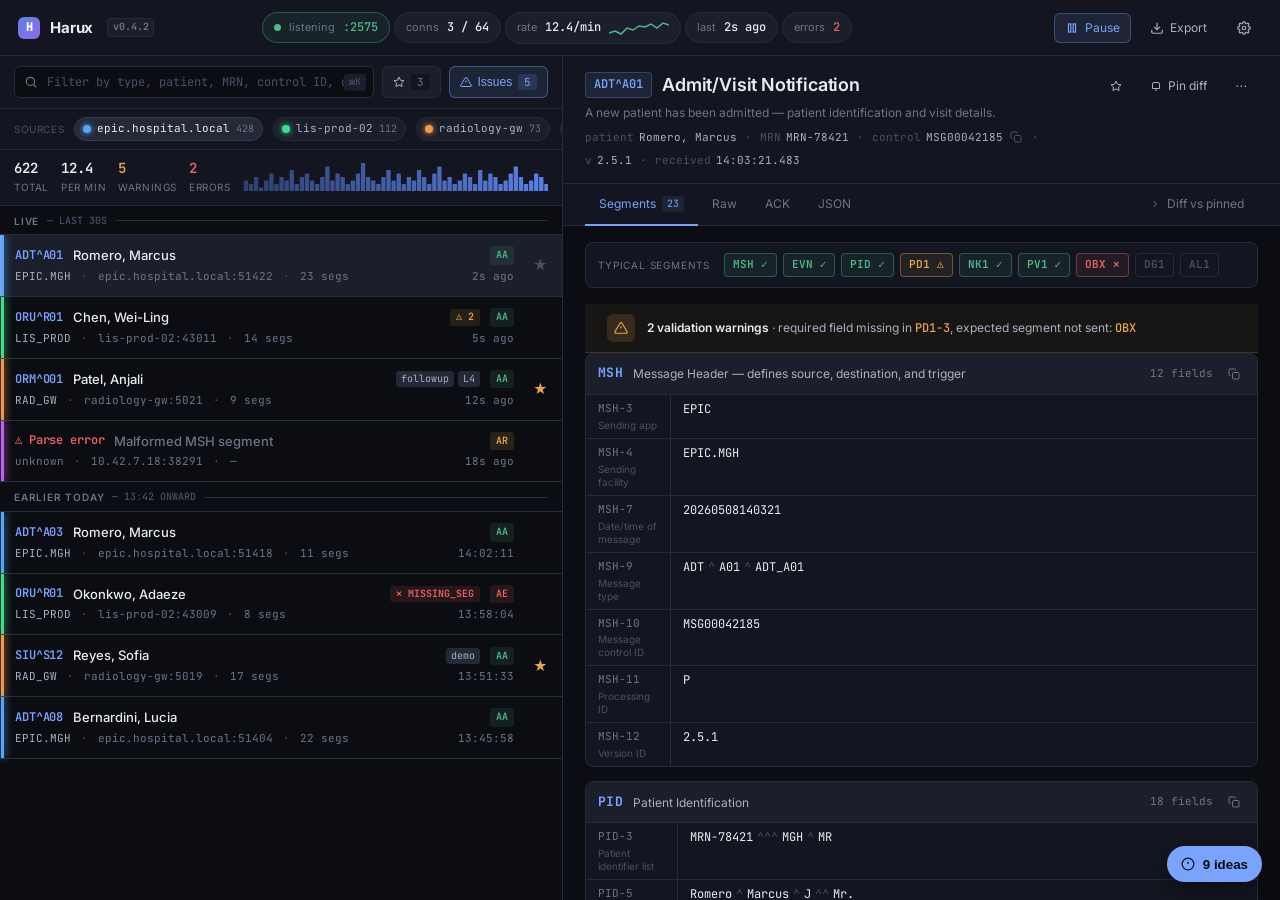
<file: harux-redesigned.html>
<!DOCTYPE html>
<html lang="en">
<head>
<meta charset="UTF-8">
<meta name="viewport" content="width=device-width, initial-scale=1.0">
<title>Harux — proposed redesign</title>
<link rel="preconnect" href="https://fonts.googleapis.com">
<link rel="preconnect" href="https://fonts.gstatic.com" crossorigin>
<link href="https://fonts.googleapis.com/css2?family=JetBrains+Mono:wght@400;500;600&family=Inter:wght@400;500;600;700&display=swap" rel="stylesheet">
<style>
  :root {
    /* Slightly warmer, higher-contrast dark palette */
    --bg-0: #0b0d12;          /* page */
    --bg-1: #131620;          /* panels */
    --bg-2: #1b1f2c;          /* surfaces */
    --bg-3: #242938;          /* hover */
    --bg-4: #2e3447;          /* selected */
    --line: #262b3a;
    --line-strong: #343a4f;
    --fg-0: #e9ebf2;
    --fg-1: #aab0c2;
    --fg-2: #6e7388;
    --fg-3: #4a4f64;

    --accent: #7aa2ff;
    --accent-2: #5a82e8;
    --accent-bg: rgba(122,162,255,0.10);

    --ok:    #4fb98a;
    --warn:  #e5a54b;
    --err:   #ea6363;
    --info:  #6cc6e0;

    --mono: 'JetBrains Mono', ui-monospace, 'SF Mono', Consolas, monospace;
    --sans: 'Inter', -apple-system, BlinkMacSystemFont, system-ui, sans-serif;

    --radius: 8px;
  }

  * { margin: 0; padding: 0; box-sizing: border-box; }
  html, body { height: 100%; }
  body {
    font-family: var(--sans);
    background: var(--bg-0);
    color: var(--fg-0);
    font-size: 13px;
    line-height: 1.45;
    overflow: hidden;
    -webkit-font-smoothing: antialiased;
  }
  ::selection { background: var(--accent-bg); }

  .app {
    display: grid;
    grid-template-rows: auto 1fr;
    height: 100vh;
  }

  /* ── Top bar ───────────────────────────────────────────────────── */
  .topbar {
    display: grid;
    grid-template-columns: 220px 1fr auto;
    align-items: center;
    gap: 24px;
    padding: 0 18px;
    height: 56px;
    background: var(--bg-1);
    border-bottom: 1px solid var(--line);
  }

  .brand {
    display: flex;
    align-items: center;
    gap: 10px;
    font-weight: 700;
    letter-spacing: -0.01em;
    font-size: 15px;
  }
  .brand-mark {
    width: 22px; height: 22px;
    display: grid; place-items: center;
    background: linear-gradient(135deg, #5a82e8 0%, #9468e6 100%);
    border-radius: 6px;
    color: #fff;
    font-size: 12px;
    font-weight: 800;
    font-family: var(--mono);
  }
  .brand-tag {
    font-family: var(--mono);
    font-size: 10px;
    color: var(--fg-2);
    background: var(--bg-2);
    border: 1px solid var(--line);
    padding: 1px 5px;
    border-radius: 4px;
    margin-left: 4px;
  }

  /* Health strip — the most important info on the page */
  .health {
    display: flex;
    align-items: center;
    gap: 4px;
    flex-wrap: nowrap;
    overflow: hidden;
  }
  .health-pill {
    display: inline-flex;
    align-items: center;
    gap: 8px;
    padding: 6px 11px;
    background: var(--bg-2);
    border: 1px solid var(--line);
    border-radius: 999px;
    font-size: 12px;
    color: var(--fg-1);
    font-variant-numeric: tabular-nums;
    white-space: nowrap;
  }
  .health-pill .label {
    color: var(--fg-2);
    font-size: 11px;
  }
  .health-pill .value {
    color: var(--fg-0);
    font-family: var(--mono);
    font-weight: 500;
  }
  .health-pill.live { border-color: rgba(79,185,138,0.35); background: rgba(79,185,138,0.08); }
  .health-pill.live .value { color: var(--ok); }
  .health-pill .dot {
    width: 7px; height: 7px; border-radius: 50%;
    background: var(--ok);
    box-shadow: 0 0 0 0 rgba(79,185,138,0.55);
    animation: pulse 1.8s ease-out infinite;
  }
  @keyframes pulse {
    0% { box-shadow: 0 0 0 0 rgba(79,185,138,0.5); }
    100% { box-shadow: 0 0 0 6px rgba(79,185,138,0); }
  }
  .spark {
    width: 60px;
    height: 18px;
  }

  .topbar-right {
    display: flex;
    gap: 8px;
    align-items: center;
  }
  .icon-btn, .text-btn {
    display: inline-flex;
    align-items: center;
    gap: 6px;
    height: 30px;
    padding: 0 10px;
    background: transparent;
    border: 1px solid transparent;
    color: var(--fg-1);
    font: inherit;
    font-size: 12px;
    border-radius: 6px;
    cursor: pointer;
    transition: background .12s, color .12s, border-color .12s;
  }
  .icon-btn:hover, .text-btn:hover {
    background: var(--bg-2);
    color: var(--fg-0);
    border-color: var(--line);
  }
  .text-btn.primary {
    background: var(--accent-bg);
    border-color: rgba(122,162,255,0.35);
    color: var(--accent);
  }
  .text-btn.primary:hover {
    background: rgba(122,162,255,0.18);
  }
  .text-btn .kbd {
    font-family: var(--mono);
    font-size: 10px;
    background: var(--bg-3);
    color: var(--fg-2);
    padding: 1px 5px;
    border-radius: 3px;
    margin-left: 4px;
  }

  /* ── Main split ────────────────────────────────────────────────── */
  .main {
    display: grid;
    grid-template-columns: minmax(440px, 44%) 1fr;
    overflow: hidden;
  }
  .splitter {
    width: 1px;
    background: var(--line);
  }

  /* ── List panel ────────────────────────────────────────────────── */
  .list-panel {
    display: grid;
    grid-template-rows: auto auto auto 1fr;
    background: var(--bg-0);
    border-right: 1px solid var(--line);
    overflow: hidden;
  }

  .list-toolbar {
    padding: 10px 14px;
    display: flex;
    gap: 8px;
    align-items: center;
    border-bottom: 1px solid var(--line);
    background: var(--bg-1);
  }
  .search {
    flex: 1;
    position: relative;
  }
  .search input {
    width: 100%;
    height: 32px;
    padding: 0 10px 0 32px;
    background: var(--bg-0);
    border: 1px solid var(--line);
    border-radius: 6px;
    color: var(--fg-0);
    font: inherit;
    font-family: var(--mono);
    font-size: 12px;
    outline: none;
    transition: border-color .12s, background .12s;
  }
  .search input:focus { border-color: var(--accent-2); background: var(--bg-1); }
  .search input::placeholder { color: var(--fg-3); }
  .search-icon {
    position: absolute; left: 10px; top: 50%; transform: translateY(-50%);
    color: var(--fg-2);
    pointer-events: none;
  }
  .search-tip {
    position: absolute; right: 8px; top: 50%; transform: translateY(-50%);
    font-family: var(--mono);
    font-size: 10px;
    color: var(--fg-3);
    background: var(--bg-2);
    padding: 1px 5px;
    border-radius: 3px;
  }

  .filter-chip {
    display: inline-flex;
    align-items: center;
    gap: 6px;
    height: 32px;
    padding: 0 10px;
    background: var(--bg-2);
    border: 1px solid var(--line);
    border-radius: 6px;
    color: var(--fg-1);
    font-size: 12px;
    cursor: pointer;
    transition: all .12s;
  }
  .filter-chip:hover { background: var(--bg-3); color: var(--fg-0); }
  .filter-chip.active {
    background: var(--accent-bg);
    border-color: rgba(122,162,255,0.4);
    color: var(--accent);
  }
  .filter-chip .count {
    font-family: var(--mono);
    font-size: 11px;
    color: var(--fg-2);
    background: var(--bg-1);
    padding: 1px 6px;
    border-radius: 3px;
  }
  .filter-chip.active .count { color: var(--accent); background: rgba(122,162,255,0.15); }

  /* Source rail — always visible, compact */
  .source-rail {
    display: flex;
    align-items: center;
    gap: 10px;
    padding: 8px 14px;
    background: var(--bg-1);
    border-bottom: 1px solid var(--line);
    font-size: 11px;
    color: var(--fg-2);
    overflow-x: auto;
    scrollbar-width: none;
  }
  .source-rail::-webkit-scrollbar { display: none; }
  .source-rail .label {
    text-transform: uppercase;
    letter-spacing: 0.06em;
    font-size: 10px;
    color: var(--fg-3);
    white-space: nowrap;
  }
  .source-chip {
    display: inline-flex;
    align-items: center;
    gap: 6px;
    padding: 3px 8px;
    background: var(--bg-2);
    border: 1px solid var(--line);
    border-radius: 999px;
    font-family: var(--mono);
    font-size: 11px;
    color: var(--fg-1);
    cursor: pointer;
    white-space: nowrap;
    transition: all .12s;
  }
  .source-chip:hover { background: var(--bg-3); color: var(--fg-0); }
  .source-chip.active {
    background: var(--bg-3);
    border-color: var(--line-strong);
    color: var(--fg-0);
  }
  .source-chip .dot {
    width: 8px; height: 8px;
    border-radius: 50%;
    box-shadow: 0 0 6px currentColor;
  }
  .source-chip .num {
    color: var(--fg-2);
    font-size: 10px;
  }

  /* Throughput band — collapsed sparkline */
  .rate-band {
    display: flex;
    align-items: center;
    gap: 12px;
    padding: 8px 14px 10px;
    background: var(--bg-1);
    border-bottom: 1px solid var(--line);
  }
  .rate-band .stat {
    display: flex;
    flex-direction: column;
    gap: 2px;
  }
  .rate-band .stat .v {
    font-family: var(--mono);
    font-size: 14px;
    font-weight: 600;
    color: var(--fg-0);
  }
  .rate-band .stat .v.warn { color: var(--warn); }
  .rate-band .stat .v.err { color: var(--err); }
  .rate-band .stat .l {
    font-size: 10px;
    color: var(--fg-2);
    text-transform: uppercase;
    letter-spacing: 0.06em;
  }
  .rate-band .spark-wrap {
    flex: 1;
    height: 30px;
    position: relative;
  }
  .rate-band svg.bars {
    width: 100%; height: 100%;
    display: block;
  }

  /* Message list */
  .messages {
    overflow-y: auto;
    scrollbar-width: thin;
    scrollbar-color: var(--bg-3) transparent;
  }
  .messages::-webkit-scrollbar { width: 8px; }
  .messages::-webkit-scrollbar-thumb { background: var(--bg-3); border-radius: 4px; }

  .group-header {
    position: sticky; top: 0;
    z-index: 2;
    display: flex;
    align-items: center;
    gap: 8px;
    padding: 8px 14px 6px;
    background: var(--bg-0);
    color: var(--fg-2);
    font-size: 10px;
    text-transform: uppercase;
    letter-spacing: 0.08em;
    font-weight: 600;
    border-bottom: 1px solid var(--line);
  }
  .group-header::after {
    content: '';
    flex: 1;
    height: 1px;
    background: var(--line);
  }
  .group-header .count {
    font-family: var(--mono);
    color: var(--fg-3);
    font-weight: 500;
    letter-spacing: 0;
  }

  .msg {
    display: grid;
    grid-template-columns: 4px 1fr auto;
    gap: 0;
    padding: 0;
    border-bottom: 1px solid var(--line);
    cursor: pointer;
    transition: background .1s;
    position: relative;
  }
  .msg:hover { background: var(--bg-1); }
  .msg.selected { background: var(--bg-2); }
  .msg.selected::before {
    content: ''; position: absolute; left: 0; top: 0; bottom: 0;
    width: 2px; background: var(--accent);
  }
  .msg .source-bar {
    width: 3px;
    align-self: stretch;
    margin-left: 1px;
  }
  .msg .body {
    padding: 11px 14px 11px 11px;
    min-width: 0;
  }
  .msg-row1 {
    display: flex;
    align-items: center;
    gap: 10px;
    margin-bottom: 4px;
  }
  .msg-type {
    font-family: var(--mono);
    font-weight: 600;
    font-size: 12px;
    color: var(--accent);
    letter-spacing: -0.01em;
  }
  .msg-type.parse-error { color: var(--err); }
  .msg-patient {
    color: var(--fg-0);
    font-weight: 500;
    flex: 1;
    overflow: hidden;
    text-overflow: ellipsis;
    white-space: nowrap;
  }
  .msg-ack {
    display: inline-flex;
    align-items: center;
    gap: 4px;
    padding: 2px 6px;
    border-radius: 3px;
    font-family: var(--mono);
    font-size: 10px;
    font-weight: 600;
    letter-spacing: 0.02em;
  }
  .msg-ack.aa { background: rgba(79,185,138,0.12); color: var(--ok); }
  .msg-ack.ae { background: rgba(234,99,99,0.12);  color: var(--err); }
  .msg-ack.ar { background: rgba(229,165,75,0.14); color: var(--warn); }
  .msg-ack.none { color: var(--fg-3); background: var(--bg-2); }

  .msg-row2 {
    display: flex;
    align-items: center;
    gap: 10px;
    font-size: 11px;
    color: var(--fg-2);
    font-family: var(--mono);
  }
  .msg-row2 .sep { color: var(--fg-3); }
  .msg-row2 .facility { color: var(--fg-1); }
  .msg-row2 .time { margin-left: auto; }

  .msg-warning {
    display: inline-flex;
    align-items: center;
    gap: 4px;
    padding: 1px 6px;
    border-radius: 3px;
    font-family: var(--mono);
    font-size: 10px;
    font-weight: 600;
  }
  .msg-warning.warn { background: rgba(229,165,75,0.12); color: var(--warn); }
  .msg-warning.err  { background: rgba(234,99,99,0.12);  color: var(--err); }

  .msg .actions {
    display: flex;
    align-items: center;
    padding-right: 10px;
    opacity: 0;
    transition: opacity .12s;
  }
  .msg:hover .actions, .msg.selected .actions, .msg.bookmarked .actions { opacity: 1; }
  .msg .star {
    width: 24px; height: 24px;
    display: grid; place-items: center;
    color: var(--fg-3);
    cursor: pointer;
    border-radius: 4px;
    font-size: 14px;
    transition: color .12s, background .12s;
  }
  .msg .star:hover { background: var(--bg-3); color: var(--warn); }
  .msg.bookmarked .star { color: var(--warn); opacity: 1; }

  .msg .tags {
    display: inline-flex;
    gap: 4px;
    margin-left: 6px;
  }
  .msg .tag {
    background: var(--bg-3);
    color: var(--fg-1);
    font-family: var(--mono);
    font-size: 10px;
    padding: 1px 5px;
    border-radius: 3px;
  }

  /* ── Detail panel ──────────────────────────────────────────────── */
  .detail {
    display: grid;
    grid-template-rows: auto auto 1fr;
    background: var(--bg-0);
    overflow: hidden;
  }

  .detail-header {
    padding: 16px 22px 14px;
    background: var(--bg-1);
    border-bottom: 1px solid var(--line);
    display: grid;
    grid-template-columns: 1fr auto;
    gap: 16px;
    align-items: start;
  }
  .detail-title-line {
    display: flex;
    align-items: center;
    gap: 10px;
    margin-bottom: 6px;
  }
  .detail-type {
    font-family: var(--mono);
    font-size: 12px;
    font-weight: 600;
    color: var(--accent);
    background: var(--accent-bg);
    border: 1px solid rgba(122,162,255,0.25);
    padding: 3px 8px;
    border-radius: 4px;
  }
  .detail-title {
    font-size: 18px;
    font-weight: 600;
    color: var(--fg-0);
    letter-spacing: -0.01em;
  }
  .detail-desc {
    color: var(--fg-2);
    font-size: 12px;
    margin-bottom: 8px;
  }
  .detail-meta {
    display: flex;
    align-items: center;
    gap: 8px;
    flex-wrap: wrap;
    font-family: var(--mono);
    font-size: 11px;
    color: var(--fg-2);
  }
  .detail-meta .item {
    display: inline-flex;
    align-items: center;
    gap: 5px;
  }
  .detail-meta .item .k { color: var(--fg-3); }
  .detail-meta .item .v { color: var(--fg-1); }
  .detail-meta .item .copy {
    width: 16px; height: 16px;
    display: inline-grid; place-items: center;
    color: var(--fg-3);
    cursor: pointer;
    border-radius: 3px;
    transition: color .12s, background .12s;
  }
  .detail-meta .item .copy:hover { color: var(--accent); background: var(--bg-2); }
  .detail-meta .sep { color: var(--fg-3); }

  .detail-actions {
    display: flex;
    gap: 6px;
    align-items: center;
  }
  .detail-actions .text-btn {
    height: 28px;
  }

  /* Validation summary banner */
  .validation-summary {
    display: flex;
    align-items: center;
    gap: 12px;
    padding: 10px 22px;
    background: rgba(229,165,75,0.06);
    border-bottom: 1px solid rgba(229,165,75,0.2);
  }
  .validation-summary.error {
    background: rgba(234,99,99,0.06);
    border-bottom-color: rgba(234,99,99,0.25);
  }
  .validation-summary .icon {
    width: 28px; height: 28px;
    display: grid; place-items: center;
    background: rgba(229,165,75,0.15);
    color: var(--warn);
    border-radius: 6px;
    flex-shrink: 0;
  }
  .validation-summary.error .icon {
    background: rgba(234,99,99,0.15);
    color: var(--err);
  }
  .validation-summary .text {
    flex: 1;
    font-size: 12px;
    color: var(--fg-1);
  }
  .validation-summary .text strong { color: var(--fg-0); font-weight: 600; }
  .validation-summary .text .seg-list {
    color: var(--warn);
    font-family: var(--mono);
    font-weight: 500;
  }
  .validation-summary.error .text .seg-list { color: var(--err); }

  /* Tabs */
  .tabs {
    display: flex;
    align-items: end;
    gap: 0;
    padding: 0 22px;
    background: var(--bg-1);
    border-bottom: 1px solid var(--line);
  }
  .tab {
    display: inline-flex;
    align-items: center;
    gap: 6px;
    padding: 11px 14px;
    background: none;
    border: none;
    font: inherit;
    font-size: 12px;
    color: var(--fg-2);
    cursor: pointer;
    border-bottom: 2px solid transparent;
    margin-bottom: -1px;
    transition: color .12s, border-color .12s;
  }
  .tab:hover { color: var(--fg-0); }
  .tab.active { color: var(--accent); border-bottom-color: var(--accent); }
  .tab .badge {
    font-family: var(--mono);
    font-size: 10px;
    background: var(--bg-3);
    color: var(--fg-2);
    padding: 1px 5px;
    border-radius: 3px;
  }
  .tab.active .badge { background: var(--accent-bg); color: var(--accent); }

  .tab-content {
    overflow-y: auto;
    padding: 16px 22px 32px;
  }
  .tab-content::-webkit-scrollbar { width: 8px; }
  .tab-content::-webkit-scrollbar-thumb { background: var(--bg-3); border-radius: 4px; }

  /* Typical segments — redesigned as a structured row */
  .seg-checklist {
    display: flex;
    flex-wrap: wrap;
    gap: 6px;
    padding: 10px 12px;
    background: var(--bg-1);
    border: 1px solid var(--line);
    border-radius: var(--radius);
    margin-bottom: 16px;
  }
  .seg-checklist .label {
    font-size: 10px;
    text-transform: uppercase;
    letter-spacing: 0.08em;
    color: var(--fg-2);
    margin-right: 8px;
    align-self: center;
  }
  .seg-pill {
    display: inline-flex;
    align-items: center;
    gap: 4px;
    padding: 3px 8px;
    border-radius: 4px;
    font-family: var(--mono);
    font-size: 11px;
    font-weight: 600;
    border: 1px solid;
  }
  .seg-pill.present { color: var(--ok);   border-color: rgba(79,185,138,0.35); background: rgba(79,185,138,0.08); }
  .seg-pill.missing { color: var(--err);  border-color: rgba(234,99,99,0.4);   background: rgba(234,99,99,0.08); }
  .seg-pill.warn    { color: var(--warn); border-color: rgba(229,165,75,0.4);  background: rgba(229,165,75,0.08); }
  .seg-pill.absent  { color: var(--fg-3); border-color: var(--line); background: transparent; }

  /* Segment block */
  .segment {
    margin-bottom: 14px;
    border: 1px solid var(--line);
    border-radius: var(--radius);
    overflow: hidden;
    background: var(--bg-1);
  }
  .segment-head {
    display: flex;
    align-items: center;
    gap: 10px;
    padding: 9px 12px;
    background: var(--bg-2);
    border-bottom: 1px solid var(--line);
    cursor: pointer;
  }
  .segment-head:hover { background: var(--bg-3); }
  .segment-head .name {
    font-family: var(--mono);
    font-weight: 700;
    font-size: 13px;
    color: var(--accent);
    letter-spacing: 0.02em;
  }
  .segment-head .desc {
    color: var(--fg-1);
    font-size: 12px;
    flex: 1;
    overflow: hidden;
    text-overflow: ellipsis;
    white-space: nowrap;
  }
  .segment-head .count {
    color: var(--fg-2);
    font-family: var(--mono);
    font-size: 11px;
  }
  .segment-head .copy {
    width: 22px; height: 22px;
    display: grid; place-items: center;
    color: var(--fg-2);
    border-radius: 4px;
    transition: all .12s;
  }
  .segment-head .copy:hover { color: var(--accent); background: var(--bg-1); }

  .field-table {
    width: 100%;
    border-collapse: collapse;
    font-size: 12px;
  }
  .field-table tr { border-bottom: 1px solid var(--line); }
  .field-table tr:last-child { border-bottom: none; }
  .field-table tr:hover { background: var(--bg-2); }
  .field-table td {
    padding: 6px 12px;
    vertical-align: top;
  }
  .field-table .idx {
    width: 84px;
    color: var(--fg-2);
    font-family: var(--mono);
    font-size: 11px;
    cursor: help;
    border-right: 1px solid var(--line);
  }
  .field-table .idx .desc-text {
    display: block;
    color: var(--fg-3);
    font-family: var(--sans);
    font-size: 10px;
    margin-top: 2px;
    line-height: 1.3;
  }
  .field-table .val {
    font-family: var(--mono);
    color: var(--fg-0);
    word-break: break-word;
  }
  .field-table .val.empty { color: var(--fg-3); font-style: italic; }
  .field-table .val .comp-sep { color: var(--fg-3); padding: 0 4px; }
  .field-table tr.warn { background: rgba(229,165,75,0.05); }
  .field-table tr.warn .idx { color: var(--warn); }
  .field-table tr.warn .val::after {
    content: '⚠ required';
    margin-left: 8px;
    color: var(--warn);
    font-family: var(--sans);
    font-size: 10px;
    font-style: italic;
  }

  /* Empty state — informative */
  .empty {
    display: grid;
    place-items: center;
    height: 100%;
    padding: 32px;
  }
  .empty-card {
    max-width: 460px;
    width: 100%;
    text-align: center;
    color: var(--fg-1);
  }
  .empty-card .glyph {
    width: 56px; height: 56px;
    display: grid; place-items: center;
    background: var(--bg-2);
    border: 1px solid var(--line);
    border-radius: 14px;
    margin: 0 auto 14px;
  }
  .empty-card h3 { color: var(--fg-0); font-size: 15px; margin-bottom: 6px; }
  .empty-card p { color: var(--fg-2); font-size: 12px; margin-bottom: 16px; }
  .cli-block {
    background: var(--bg-1);
    border: 1px solid var(--line);
    border-radius: 8px;
    padding: 12px 14px;
    text-align: left;
    font-family: var(--mono);
    font-size: 12px;
    color: var(--fg-1);
    line-height: 1.7;
    position: relative;
  }
  .cli-block .prompt { color: var(--fg-3); user-select: none; }
  .cli-block .cmd-copy {
    position: absolute; top: 8px; right: 8px;
    color: var(--fg-3); cursor: pointer;
    width: 22px; height: 22px;
    display: grid; place-items: center;
    border-radius: 4px;
    transition: color .12s, background .12s;
  }
  .cli-block .cmd-copy:hover { color: var(--accent); background: var(--bg-2); }

  /* Notes drawer */
  .notes-toggle {
    position: fixed;
    right: 18px; bottom: 18px;
    z-index: 50;
    display: inline-flex;
    align-items: center;
    gap: 8px;
    height: 36px;
    padding: 0 14px;
    background: var(--accent);
    color: #0b0d12;
    font-weight: 600;
    border: none;
    border-radius: 999px;
    cursor: pointer;
    box-shadow: 0 8px 24px rgba(0,0,0,0.4);
    transition: transform .12s;
  }
  .notes-toggle:hover { transform: translateY(-1px); }
  .notes-drawer {
    position: fixed;
    right: 0; top: 0; bottom: 0;
    width: 380px;
    background: var(--bg-1);
    border-left: 1px solid var(--line);
    z-index: 100;
    transform: translateX(100%);
    transition: transform .25s ease;
    display: flex;
    flex-direction: column;
  }
  .notes-drawer.open { transform: translateX(0); }
  .notes-head {
    padding: 16px 18px;
    border-bottom: 1px solid var(--line);
    display: flex;
    align-items: center;
    justify-content: space-between;
  }
  .notes-head h3 { font-size: 14px; }
  .notes-body {
    flex: 1;
    overflow-y: auto;
    padding: 18px;
  }
  .note {
    margin-bottom: 18px;
    padding-bottom: 16px;
    border-bottom: 1px solid var(--line);
  }
  .note:last-child { border-bottom: none; }
  .note .num {
    display: inline-block;
    font-family: var(--mono);
    font-size: 11px;
    color: var(--accent);
    background: var(--accent-bg);
    padding: 2px 7px;
    border-radius: 4px;
    margin-bottom: 6px;
  }
  .note h4 {
    font-size: 13px;
    color: var(--fg-0);
    margin-bottom: 4px;
  }
  .note p {
    color: var(--fg-1);
    font-size: 12px;
    line-height: 1.5;
  }
  .note p code {
    font-family: var(--mono);
    font-size: 11px;
    background: var(--bg-2);
    padding: 1px 5px;
    border-radius: 3px;
    color: var(--fg-0);
  }

  .close-x {
    width: 26px; height: 26px;
    display: grid; place-items: center;
    color: var(--fg-2); cursor: pointer;
    border-radius: 4px;
  }
  .close-x:hover { background: var(--bg-3); color: var(--fg-0); }

  /* Tiny icons */
  .i { width: 14px; height: 14px; flex-shrink: 0; }
  .i-sm { width: 12px; height: 12px; flex-shrink: 0; }

</style>
</head>
<body>

<div class="app">

  <!-- ─── Top bar ─────────────────────────────────────────────────── -->
  <div class="topbar">
    <div class="brand">
      <div class="brand-mark">H</div>
      Harux
      <span class="brand-tag">v0.4.2</span>
    </div>

    <div class="health">
      <div class="health-pill live" title="MLLP listener health">
        <span class="dot"></span>
        <span class="label">listening</span>
        <span class="value">:2575</span>
      </div>
      <div class="health-pill" title="Active TCP connections">
        <span class="label">conns</span>
        <span class="value">3 / 64</span>
      </div>
      <div class="health-pill" title="Messages received in last 60 seconds">
        <span class="label">rate</span>
        <span class="value">12.4/min</span>
        <svg class="spark" viewBox="0 0 60 18" preserveAspectRatio="none">
          <polyline points="0,14 6,12 12,15 18,9 24,11 30,7 36,8 42,5 48,9 54,4 60,6"
                    fill="none" stroke="currentColor" stroke-width="1.5" style="color:var(--ok)" />
        </svg>
      </div>
      <div class="health-pill" title="Time since last message">
        <span class="label">last</span>
        <span class="value">2s ago</span>
      </div>
      <div class="health-pill" title="Parse errors in last hour">
        <span class="label">errors</span>
        <span class="value" style="color:var(--err)">2</span>
      </div>
    </div>

    <div class="topbar-right">
      <button class="text-btn primary" id="pause-btn" onclick="togglePause()">
        <svg class="i" viewBox="0 0 24 24" fill="none" stroke="currentColor" stroke-width="2"><rect x="6" y="5" width="4" height="14"/><rect x="14" y="5" width="4" height="14"/></svg>
        <span id="pause-label">Pause</span>
      </button>
      <button class="text-btn">
        <svg class="i" viewBox="0 0 24 24" fill="none" stroke="currentColor" stroke-width="2"><path d="M21 15v4a2 2 0 01-2 2H5a2 2 0 01-2-2v-4"/><polyline points="7 10 12 15 17 10"/><line x1="12" y1="15" x2="12" y2="3"/></svg>
        Export
      </button>
      <button class="text-btn">
        <svg class="i" viewBox="0 0 24 24" fill="none" stroke="currentColor" stroke-width="2"><circle cx="12" cy="12" r="3"/><path d="M19.4 15a1.65 1.65 0 00.33 1.82l.06.06a2 2 0 01-2.83 2.83l-.06-.06a1.65 1.65 0 00-1.82-.33 1.65 1.65 0 00-1 1.51V21a2 2 0 01-4 0v-.09a1.65 1.65 0 00-1-1.51 1.65 1.65 0 00-1.82.33l-.06.06a2 2 0 01-2.83-2.83l.06-.06a1.65 1.65 0 00.33-1.82 1.65 1.65 0 00-1.51-1H3a2 2 0 010-4h.09a1.65 1.65 0 001.51-1 1.65 1.65 0 00-.33-1.82l-.06-.06a2 2 0 012.83-2.83l.06.06a1.65 1.65 0 001.82.33H9a1.65 1.65 0 001-1.51V3a2 2 0 014 0v.09a1.65 1.65 0 001 1.51 1.65 1.65 0 001.82-.33l.06-.06a2 2 0 012.83 2.83l-.06.06a1.65 1.65 0 00-.33 1.82V9a1.65 1.65 0 001.51 1H21a2 2 0 010 4h-.09a1.65 1.65 0 00-1.51 1z"/></svg>
      </button>
    </div>
  </div>

  <!-- ─── Main split ──────────────────────────────────────────────── -->
  <div class="main">

    <!-- ─── List panel ─── -->
    <div class="list-panel">

      <!-- search + filters -->
      <div class="list-toolbar">
        <div class="search">
          <svg class="i search-icon" viewBox="0 0 24 24" fill="none" stroke="currentColor" stroke-width="2"><circle cx="11" cy="11" r="7"/><path d="M21 21l-4.3-4.3"/></svg>
          <input type="text" placeholder="Filter by type, patient, MRN, control ID, or has:errors" />
          <span class="search-tip">⌘K</span>
        </div>
        <button class="filter-chip" title="Bookmarked only">
          <svg class="i-sm" viewBox="0 0 24 24" fill="none" stroke="currentColor" stroke-width="2"><polygon points="12 2 15 8.5 22 9.3 17 14.1 18.2 21 12 17.8 5.8 21 7 14.1 2 9.3 9 8.5 12 2"/></svg>
          <span class="count">3</span>
        </button>
        <button class="filter-chip active" title="Validation: warnings & errors">
          <svg class="i-sm" viewBox="0 0 24 24" fill="none" stroke="currentColor" stroke-width="2"><path d="M10.3 3.86L1.82 18a2 2 0 001.71 3h16.94a2 2 0 001.71-3L13.7 3.86a2 2 0 00-3.4 0z"/><line x1="12" y1="9" x2="12" y2="13"/><line x1="12" y1="17" x2="12.01" y2="17"/></svg>
          Issues
          <span class="count">5</span>
        </button>
      </div>

      <!-- sources rail -->
      <div class="source-rail">
        <span class="label">Sources</span>
        <span class="source-chip active">
          <span class="dot" style="background:hsl(210, 90%, 65%); color:hsl(210, 90%, 65%)"></span>
          epic.hospital.local <span class="num">428</span>
        </span>
        <span class="source-chip">
          <span class="dot" style="background:hsl(150, 70%, 55%); color:hsl(150, 70%, 55%)"></span>
          lis-prod-02 <span class="num">112</span>
        </span>
        <span class="source-chip">
          <span class="dot" style="background:hsl(30, 85%, 60%); color:hsl(30, 85%, 60%)"></span>
          radiology-gw <span class="num">73</span>
        </span>
        <span class="source-chip">
          <span class="dot" style="background:hsl(280, 75%, 65%); color:hsl(280, 75%, 65%)"></span>
          10.42.7.18 <span class="num">9</span>
        </span>
      </div>

      <!-- throughput band -->
      <div class="rate-band">
        <div class="stat">
          <span class="v">622</span>
          <span class="l">total</span>
        </div>
        <div class="stat">
          <span class="v">12.4</span>
          <span class="l">per min</span>
        </div>
        <div class="stat">
          <span class="v warn">5</span>
          <span class="l">warnings</span>
        </div>
        <div class="stat">
          <span class="v err">2</span>
          <span class="l">errors</span>
        </div>
        <div class="spark-wrap">
          <svg class="bars" viewBox="0 0 200 30" preserveAspectRatio="none">
            <!-- 60 bars representing last 60 seconds -->
            <g fill="var(--accent-2)" id="bars"></g>
          </svg>
        </div>
      </div>

      <!-- messages -->
      <div class="messages">

        <div class="group-header">Live <span class="count">— last 30s</span></div>

        <div class="msg selected" data-id="m1">
          <div class="source-bar" style="background:hsl(210, 90%, 65%); box-shadow:0 0 8px hsl(210, 90%, 65%)"></div>
          <div class="body">
            <div class="msg-row1">
              <span class="msg-type">ADT^A01</span>
              <span class="msg-patient">Romero, Marcus</span>
              <span class="msg-ack aa">AA</span>
            </div>
            <div class="msg-row2">
              <span class="facility">EPIC.MGH</span>
              <span class="sep">·</span>
              <span>epic.hospital.local:51422</span>
              <span class="sep">·</span>
              <span>23 segs</span>
              <span class="time">2s ago</span>
            </div>
          </div>
          <div class="actions"><div class="star">★</div></div>
        </div>

        <div class="msg" data-id="m2">
          <div class="source-bar" style="background:hsl(150, 70%, 55%); box-shadow:0 0 8px hsl(150, 70%, 55%)"></div>
          <div class="body">
            <div class="msg-row1">
              <span class="msg-type">ORU^R01</span>
              <span class="msg-patient">Chen, Wei-Ling</span>
              <span class="msg-warning warn">⚠ 2</span>
              <span class="msg-ack aa">AA</span>
            </div>
            <div class="msg-row2">
              <span class="facility">LIS_PROD</span>
              <span class="sep">·</span>
              <span>lis-prod-02:43011</span>
              <span class="sep">·</span>
              <span>14 segs</span>
              <span class="time">5s ago</span>
            </div>
          </div>
          <div class="actions"><div class="star">☆</div></div>
        </div>

        <div class="msg bookmarked" data-id="m3">
          <div class="source-bar" style="background:hsl(30, 85%, 60%); box-shadow:0 0 8px hsl(30, 85%, 60%)"></div>
          <div class="body">
            <div class="msg-row1">
              <span class="msg-type">ORM^O01</span>
              <span class="msg-patient">Patel, Anjali</span>
              <span class="tags"><span class="tag">followup</span><span class="tag">L4</span></span>
              <span class="msg-ack aa">AA</span>
            </div>
            <div class="msg-row2">
              <span class="facility">RAD_GW</span>
              <span class="sep">·</span>
              <span>radiology-gw:5021</span>
              <span class="sep">·</span>
              <span>9 segs</span>
              <span class="time">12s ago</span>
            </div>
          </div>
          <div class="actions"><div class="star">★</div></div>
        </div>

        <div class="msg" data-id="m4">
          <div class="source-bar" style="background:hsl(280, 75%, 65%); box-shadow:0 0 8px hsl(280, 75%, 65%)"></div>
          <div class="body">
            <div class="msg-row1">
              <span class="msg-type parse-error">⚠ Parse error</span>
              <span class="msg-patient" style="color:var(--fg-2)">Malformed MSH segment</span>
              <span class="msg-ack ar">AR</span>
            </div>
            <div class="msg-row2">
              <span class="facility" style="color:var(--fg-2)">unknown</span>
              <span class="sep">·</span>
              <span>10.42.7.18:38291</span>
              <span class="sep">·</span>
              <span>—</span>
              <span class="time">18s ago</span>
            </div>
          </div>
          <div class="actions"><div class="star">☆</div></div>
        </div>

        <div class="group-header">Earlier today <span class="count">— 13:42 onward</span></div>

        <div class="msg" data-id="m5">
          <div class="source-bar" style="background:hsl(210, 90%, 65%); box-shadow:0 0 8px hsl(210, 90%, 65%)"></div>
          <div class="body">
            <div class="msg-row1">
              <span class="msg-type">ADT^A03</span>
              <span class="msg-patient">Romero, Marcus</span>
              <span class="msg-ack aa">AA</span>
            </div>
            <div class="msg-row2">
              <span class="facility">EPIC.MGH</span>
              <span class="sep">·</span>
              <span>epic.hospital.local:51418</span>
              <span class="sep">·</span>
              <span>11 segs</span>
              <span class="time">14:02:11</span>
            </div>
          </div>
          <div class="actions"><div class="star">☆</div></div>
        </div>

        <div class="msg" data-id="m6">
          <div class="source-bar" style="background:hsl(150, 70%, 55%); box-shadow:0 0 8px hsl(150, 70%, 55%)"></div>
          <div class="body">
            <div class="msg-row1">
              <span class="msg-type">ORU^R01</span>
              <span class="msg-patient">Okonkwo, Adaeze</span>
              <span class="msg-warning err">✕ MISSING_SEG</span>
              <span class="msg-ack ae">AE</span>
            </div>
            <div class="msg-row2">
              <span class="facility">LIS_PROD</span>
              <span class="sep">·</span>
              <span>lis-prod-02:43009</span>
              <span class="sep">·</span>
              <span>8 segs</span>
              <span class="time">13:58:04</span>
            </div>
          </div>
          <div class="actions"><div class="star">☆</div></div>
        </div>

        <div class="msg bookmarked" data-id="m7">
          <div class="source-bar" style="background:hsl(30, 85%, 60%); box-shadow:0 0 8px hsl(30, 85%, 60%)"></div>
          <div class="body">
            <div class="msg-row1">
              <span class="msg-type">SIU^S12</span>
              <span class="msg-patient">Reyes, Sofia</span>
              <span class="tags"><span class="tag">demo</span></span>
              <span class="msg-ack aa">AA</span>
            </div>
            <div class="msg-row2">
              <span class="facility">RAD_GW</span>
              <span class="sep">·</span>
              <span>radiology-gw:5019</span>
              <span class="sep">·</span>
              <span>17 segs</span>
              <span class="time">13:51:33</span>
            </div>
          </div>
          <div class="actions"><div class="star">★</div></div>
        </div>

        <div class="msg" data-id="m8">
          <div class="source-bar" style="background:hsl(210, 90%, 65%); box-shadow:0 0 8px hsl(210, 90%, 65%)"></div>
          <div class="body">
            <div class="msg-row1">
              <span class="msg-type">ADT^A08</span>
              <span class="msg-patient">Bernardini, Lucia</span>
              <span class="msg-ack aa">AA</span>
            </div>
            <div class="msg-row2">
              <span class="facility">EPIC.MGH</span>
              <span class="sep">·</span>
              <span>epic.hospital.local:51404</span>
              <span class="sep">·</span>
              <span>22 segs</span>
              <span class="time">13:45:58</span>
            </div>
          </div>
          <div class="actions"><div class="star">☆</div></div>
        </div>

      </div>
    </div>

    <!-- ─── Detail panel ─── -->
    <div class="detail">

      <!-- Header -->
      <div class="detail-header">
        <div>
          <div class="detail-title-line">
            <span class="detail-type">ADT^A01</span>
            <span class="detail-title">Admit/Visit Notification</span>
          </div>
          <div class="detail-desc">A new patient has been admitted — patient identification and visit details.</div>
          <div class="detail-meta">
            <span class="item"><span class="k">patient</span><span class="v">Romero, Marcus</span></span>
            <span class="sep">·</span>
            <span class="item"><span class="k">MRN</span><span class="v">MRN-78421</span></span>
            <span class="sep">·</span>
            <span class="item">
              <span class="k">control</span>
              <span class="v">MSG00042185</span>
              <span class="copy" title="Copy">
                <svg class="i-sm" viewBox="0 0 24 24" fill="none" stroke="currentColor" stroke-width="2"><rect x="9" y="9" width="13" height="13" rx="2"/><path d="M5 15H4a2 2 0 01-2-2V4a2 2 0 012-2h9a2 2 0 012 2v1"/></svg>
              </span>
            </span>
            <span class="sep">·</span>
            <span class="item"><span class="k">v</span><span class="v">2.5.1</span></span>
            <span class="sep">·</span>
            <span class="item"><span class="k">received</span><span class="v">14:03:21.483</span></span>
          </div>
        </div>
        <div class="detail-actions">
          <button class="text-btn" title="Bookmark">
            <svg class="i-sm" viewBox="0 0 24 24" fill="none" stroke="currentColor" stroke-width="2"><polygon points="12 2 15 8.5 22 9.3 17 14.1 18.2 21 12 17.8 5.8 21 7 14.1 2 9.3 9 8.5 12 2"/></svg>
          </button>
          <button class="text-btn" title="Pin as diff reference">
            <svg class="i-sm" viewBox="0 0 24 24" fill="none" stroke="currentColor" stroke-width="2"><line x1="12" y1="17" x2="12" y2="22"/><path d="M5 17h14V8a3 3 0 00-3-3H8a3 3 0 00-3 3v9z"/></svg>
            Pin diff
          </button>
          <button class="text-btn" title="More">⋯</button>
        </div>
      </div>

      <!-- Tabs -->
      <div class="tabs">
        <button class="tab active">Segments <span class="badge">23</span></button>
        <button class="tab">Raw</button>
        <button class="tab">ACK</button>
        <button class="tab">JSON</button>
        <button class="tab" style="margin-left:auto">
          <svg class="i-sm" viewBox="0 0 24 24" fill="none" stroke="currentColor" stroke-width="2"><polyline points="9 18 15 12 9 6"/></svg>
          Diff vs pinned
        </button>
      </div>

      <!-- Tab content -->
      <div class="tab-content">

        <!-- Typical segments redesigned -->
        <div class="seg-checklist">
          <span class="label">Typical segments</span>
          <span class="seg-pill present" title="Message header">MSH ✓</span>
          <span class="seg-pill present" title="Event type">EVN ✓</span>
          <span class="seg-pill present" title="Patient identification">PID ✓</span>
          <span class="seg-pill warn" title="PD1: missing required field">PD1 ⚠</span>
          <span class="seg-pill present">NK1 ✓</span>
          <span class="seg-pill present">PV1 ✓</span>
          <span class="seg-pill missing" title="OBX: required for this trigger but not sent">OBX ✕</span>
          <span class="seg-pill absent" title="Optional: not present">DG1</span>
          <span class="seg-pill absent">AL1</span>
        </div>

        <!-- Validation summary -->
        <div class="validation-summary">
          <div class="icon">
            <svg class="i" viewBox="0 0 24 24" fill="none" stroke="currentColor" stroke-width="2"><path d="M10.3 3.86L1.82 18a2 2 0 001.71 3h16.94a2 2 0 001.71-3L13.7 3.86a2 2 0 00-3.4 0z"/><line x1="12" y1="9" x2="12" y2="13"/><line x1="12" y1="17" x2="12.01" y2="17"/></svg>
          </div>
          <div class="text">
            <strong>2 validation warnings</strong> · required field missing in <span class="seg-list">PD1-3</span>, expected segment not sent: <span class="seg-list">OBX</span>
          </div>
        </div>

        <!-- Segment blocks -->
        <div class="segment">
          <div class="segment-head">
            <span class="name">MSH</span>
            <span class="desc">Message Header — defines source, destination, and trigger</span>
            <span class="count">12 fields</span>
            <div class="copy" title="Copy segment">
              <svg class="i-sm" viewBox="0 0 24 24" fill="none" stroke="currentColor" stroke-width="2"><rect x="9" y="9" width="13" height="13" rx="2"/><path d="M5 15H4a2 2 0 01-2-2V4a2 2 0 012-2h9a2 2 0 012 2v1"/></svg>
            </div>
          </div>
          <table class="field-table">
            <tr>
              <td class="idx">MSH-3<span class="desc-text">Sending app</span></td>
              <td class="val">EPIC</td>
            </tr>
            <tr>
              <td class="idx">MSH-4<span class="desc-text">Sending facility</span></td>
              <td class="val">EPIC.MGH</td>
            </tr>
            <tr>
              <td class="idx">MSH-7<span class="desc-text">Date/time of message</span></td>
              <td class="val">20260508140321</td>
            </tr>
            <tr>
              <td class="idx">MSH-9<span class="desc-text">Message type</span></td>
              <td class="val">ADT<span class="comp-sep">^</span>A01<span class="comp-sep">^</span>ADT_A01</td>
            </tr>
            <tr>
              <td class="idx">MSH-10<span class="desc-text">Message control ID</span></td>
              <td class="val">MSG00042185</td>
            </tr>
            <tr>
              <td class="idx">MSH-11<span class="desc-text">Processing ID</span></td>
              <td class="val">P</td>
            </tr>
            <tr>
              <td class="idx">MSH-12<span class="desc-text">Version ID</span></td>
              <td class="val">2.5.1</td>
            </tr>
          </table>
        </div>

        <div class="segment">
          <div class="segment-head">
            <span class="name">PID</span>
            <span class="desc">Patient Identification</span>
            <span class="count">18 fields</span>
            <div class="copy">
              <svg class="i-sm" viewBox="0 0 24 24" fill="none" stroke="currentColor" stroke-width="2"><rect x="9" y="9" width="13" height="13" rx="2"/><path d="M5 15H4a2 2 0 01-2-2V4a2 2 0 012-2h9a2 2 0 012 2v1"/></svg>
            </div>
          </div>
          <table class="field-table">
            <tr>
              <td class="idx">PID-3<span class="desc-text">Patient identifier list</span></td>
              <td class="val">MRN-78421<span class="comp-sep">^^^</span>MGH<span class="comp-sep">^</span>MR</td>
            </tr>
            <tr>
              <td class="idx">PID-5<span class="desc-text">Patient name</span></td>
              <td class="val">Romero<span class="comp-sep">^</span>Marcus<span class="comp-sep">^</span>J<span class="comp-sep">^^</span>Mr.</td>
            </tr>
            <tr>
              <td class="idx">PID-7<span class="desc-text">Date/time of birth</span></td>
              <td class="val">19840712</td>
            </tr>
            <tr>
              <td class="idx">PID-8<span class="desc-text">Administrative sex</span></td>
              <td class="val">M</td>
            </tr>
            <tr>
              <td class="idx">PID-11<span class="desc-text">Patient address</span></td>
              <td class="val">214 Webster Ave<span class="comp-sep">^^</span>Cambridge<span class="comp-sep">^</span>MA<span class="comp-sep">^</span>02139</td>
            </tr>
          </table>
        </div>

        <div class="segment">
          <div class="segment-head">
            <span class="name">PD1</span>
            <span class="desc">Patient Additional Demographics</span>
            <span class="count">4 fields</span>
            <div class="copy">
              <svg class="i-sm" viewBox="0 0 24 24" fill="none" stroke="currentColor" stroke-width="2"><rect x="9" y="9" width="13" height="13" rx="2"/><path d="M5 15H4a2 2 0 01-2-2V4a2 2 0 012-2h9a2 2 0 012 2v1"/></svg>
            </div>
          </div>
          <table class="field-table">
            <tr class="warn">
              <td class="idx">PD1-3<span class="desc-text">Patient primary facility</span></td>
              <td class="val empty">empty</td>
            </tr>
            <tr>
              <td class="idx">PD1-4<span class="desc-text">Patient primary care provider</span></td>
              <td class="val">PCP-1109<span class="comp-sep">^</span>Reyes<span class="comp-sep">^</span>Daniel</td>
            </tr>
          </table>
        </div>

        <div class="segment">
          <div class="segment-head">
            <span class="name">PV1</span>
            <span class="desc">Patient Visit</span>
            <span class="count">11 fields</span>
            <div class="copy">
              <svg class="i-sm" viewBox="0 0 24 24" fill="none" stroke="currentColor" stroke-width="2"><rect x="9" y="9" width="13" height="13" rx="2"/><path d="M5 15H4a2 2 0 01-2-2V4a2 2 0 012-2h9a2 2 0 012 2v1"/></svg>
            </div>
          </div>
          <table class="field-table">
            <tr>
              <td class="idx">PV1-2<span class="desc-text">Patient class</span></td>
              <td class="val">I</td>
            </tr>
            <tr>
              <td class="idx">PV1-3<span class="desc-text">Assigned patient location</span></td>
              <td class="val">7E<span class="comp-sep">^</span>702<span class="comp-sep">^</span>A<span class="comp-sep">^</span>MGH</td>
            </tr>
            <tr>
              <td class="idx">PV1-44<span class="desc-text">Admit date/time</span></td>
              <td class="val">202605081358</td>
            </tr>
          </table>
        </div>

      </div>
    </div>

  </div>
</div>

<!-- Notes drawer -->
<button class="notes-toggle" onclick="document.querySelector('.notes-drawer').classList.toggle('open')">
  <svg class="i" viewBox="0 0 24 24" fill="none" stroke="currentColor" stroke-width="2"><circle cx="12" cy="12" r="10"/><line x1="12" y1="8" x2="12" y2="12"/><line x1="12" y1="16" x2="12.01" y2="16"/></svg>
  9 ideas
</button>

<div class="notes-drawer">
  <div class="notes-head">
    <h3>What changed & why</h3>
    <div class="close-x" onclick="document.querySelector('.notes-drawer').classList.toggle('open')">
      <svg class="i" viewBox="0 0 24 24" fill="none" stroke="currentColor" stroke-width="2"><line x1="18" y1="6" x2="6" y2="18"/><line x1="6" y1="6" x2="18" y2="18"/></svg>
    </div>
  </div>
  <div class="notes-body">

    <div class="note">
      <span class="num">01 · Top bar</span>
      <h4>Health pills replace dot stats</h4>
      <p>The MLLP listening port, connection count, throughput rate, time-since-last-message and error count are now first-class. <code>:2575</code> is visible at a glance, and the rate pill carries a 60-second sparkline so you can see trend, not just instant.</p>
    </div>

    <div class="note">
      <span class="num">02 · Throughput band</span>
      <h4>60-second bar histogram above the list</h4>
      <p>Lets you spot bursts, gaps, or quiet hours without leaving the inbox. Counters next to it (total / per-min / warnings / errors) summarise what the bars show.</p>
    </div>

    <div class="note">
      <span class="num">03 · Source rail</span>
      <h4>Always visible, click to filter</h4>
      <p>Source is a primary discrimination axis when you have multiple senders. Pulling the legend out of the hidden state and giving each source a count makes it useful as a filter, not just a key.</p>
    </div>

    <div class="note">
      <span class="num">04 · Message row</span>
      <h4>Two-line layout, hierarchy by typography</h4>
      <p>Type + patient + ACK on line 1 (the answer to "what is this?"), facility · source · time on line 2 (metadata). The 9-column grid is gone — eyes anchor to the bold row 1.</p>
    </div>

    <div class="note">
      <span class="num">05 · Time grouping</span>
      <h4>Sticky "Live / Earlier today" headers</h4>
      <p>Live debugging is about "what just happened?" Grouping by recency answers that without making you parse timestamps. Older sections collapse implicitly.</p>
    </div>

    <div class="note">
      <span class="num">06 · ACK as colored chip</span>
      <h4>Scannable AA / AE / AR</h4>
      <p>Green for AA, red for AE, amber for AR. You can spot a row of failures from across the room. Same applies to validation badges (<code>⚠ 2</code>, <code>✕ MISSING_SEG</code>).</p>
    </div>

    <div class="note">
      <span class="num">07 · Bookmark only</span>
      <h4>Pin-for-diff moves out of the row</h4>
      <p>Two icons per row was too much. Bookmark stays (★ on hover, persistent when set). Pin-for-diff is a contextual action in the detail header — that's the only place it semantically fits.</p>
    </div>

    <div class="note">
      <span class="num">08 · Detail header</span>
      <h4>Title is human, metadata is monospace</h4>
      <p>"<strong>Admit/Visit Notification</strong>" reads first; <code>ADT^A01</code> chip beside it. MRN, control ID and timestamp sit on their own metadata line with copy-to-clipboard handles.</p>
    </div>

    <div class="note">
      <span class="num">09 · Typical segments + warnings panel</span>
      <h4>Severity is unmissable</h4>
      <p>The typical-segments bar uses pill states (✓ present, ⚠ warn, ✕ missing, dim absent). A summary banner above the segment blocks names the offending fields directly — no hunting through the list to find the ⚠.</p>
    </div>

    <div class="note">
      <span class="num">10 · Empty state (not shown)</span>
      <h4>Show config + a sample CLI</h4>
      <p>"Listening on :2575, no messages yet" with a copy-able <code>echo &lt;MSG&gt; | mllp-send …</code> command would turn the empty state from dead air into self-serve help.</p>
    </div>

  </div>
</div>

<script>
  // Generate the 60s rate bars
  (function(){
    const bars = document.getElementById('bars');
    if (!bars) return;
    const n = 60;
    const w = 200 / n;
    let html = '';
    const data = [3,2,4,1,3,5,2,4,3,6,2,4,5,3,2,4,7,3,5,4,2,3,5,8,4,3,2,4,6,3,5,2,4,3,6,4,2,5,7,3,4,2,3,5,4,2,6,3,5,4,2,3,5,7,4,2,3,5,4,2];
    const max = Math.max(...data, 1);
    for (let i=0; i<n; i++) {
      const h = (data[i] / max) * 28;
      const x = i * w + 0.5;
      const opacity = 0.4 + (i / n) * 0.6;
      html += `<rect x="${x.toFixed(2)}" y="${(30-h).toFixed(2)}" width="${(w-0.5).toFixed(2)}" height="${h.toFixed(2)}" rx="0.5" opacity="${opacity.toFixed(2)}"/>`;
    }
    bars.innerHTML = html;
  })();

  // Selectable rows
  document.querySelectorAll('.msg').forEach(m => {
    m.addEventListener('click', (e) => {
      if (e.target.closest('.star')) {
        m.classList.toggle('bookmarked');
        const star = m.querySelector('.star');
        star.textContent = m.classList.contains('bookmarked') ? '★' : '☆';
        return;
      }
      document.querySelectorAll('.msg').forEach(x => x.classList.remove('selected'));
      m.classList.add('selected');
    });
  });

  // Tabs
  document.querySelectorAll('.tab').forEach(t => {
    t.addEventListener('click', () => {
      document.querySelectorAll('.tab').forEach(x => x.classList.remove('active'));
      t.classList.add('active');
    });
  });

  // Pause toggle
  let paused = false;
  function togglePause() {
    paused = !paused;
    const btn = document.getElementById('pause-btn');
    const lbl = document.getElementById('pause-label');
    if (paused) {
      btn.classList.remove('primary');
      lbl.textContent = 'Resume';
    } else {
      btn.classList.add('primary');
      lbl.textContent = 'Pause';
    }
  }
  window.togglePause = togglePause;

  // Filter chips
  document.querySelectorAll('.filter-chip').forEach(c => {
    c.addEventListener('click', () => c.classList.toggle('active'));
  });
  document.querySelectorAll('.source-chip').forEach(c => {
    c.addEventListener('click', () => c.classList.toggle('active'));
  });
</script>

</body>
</html>
</file>
